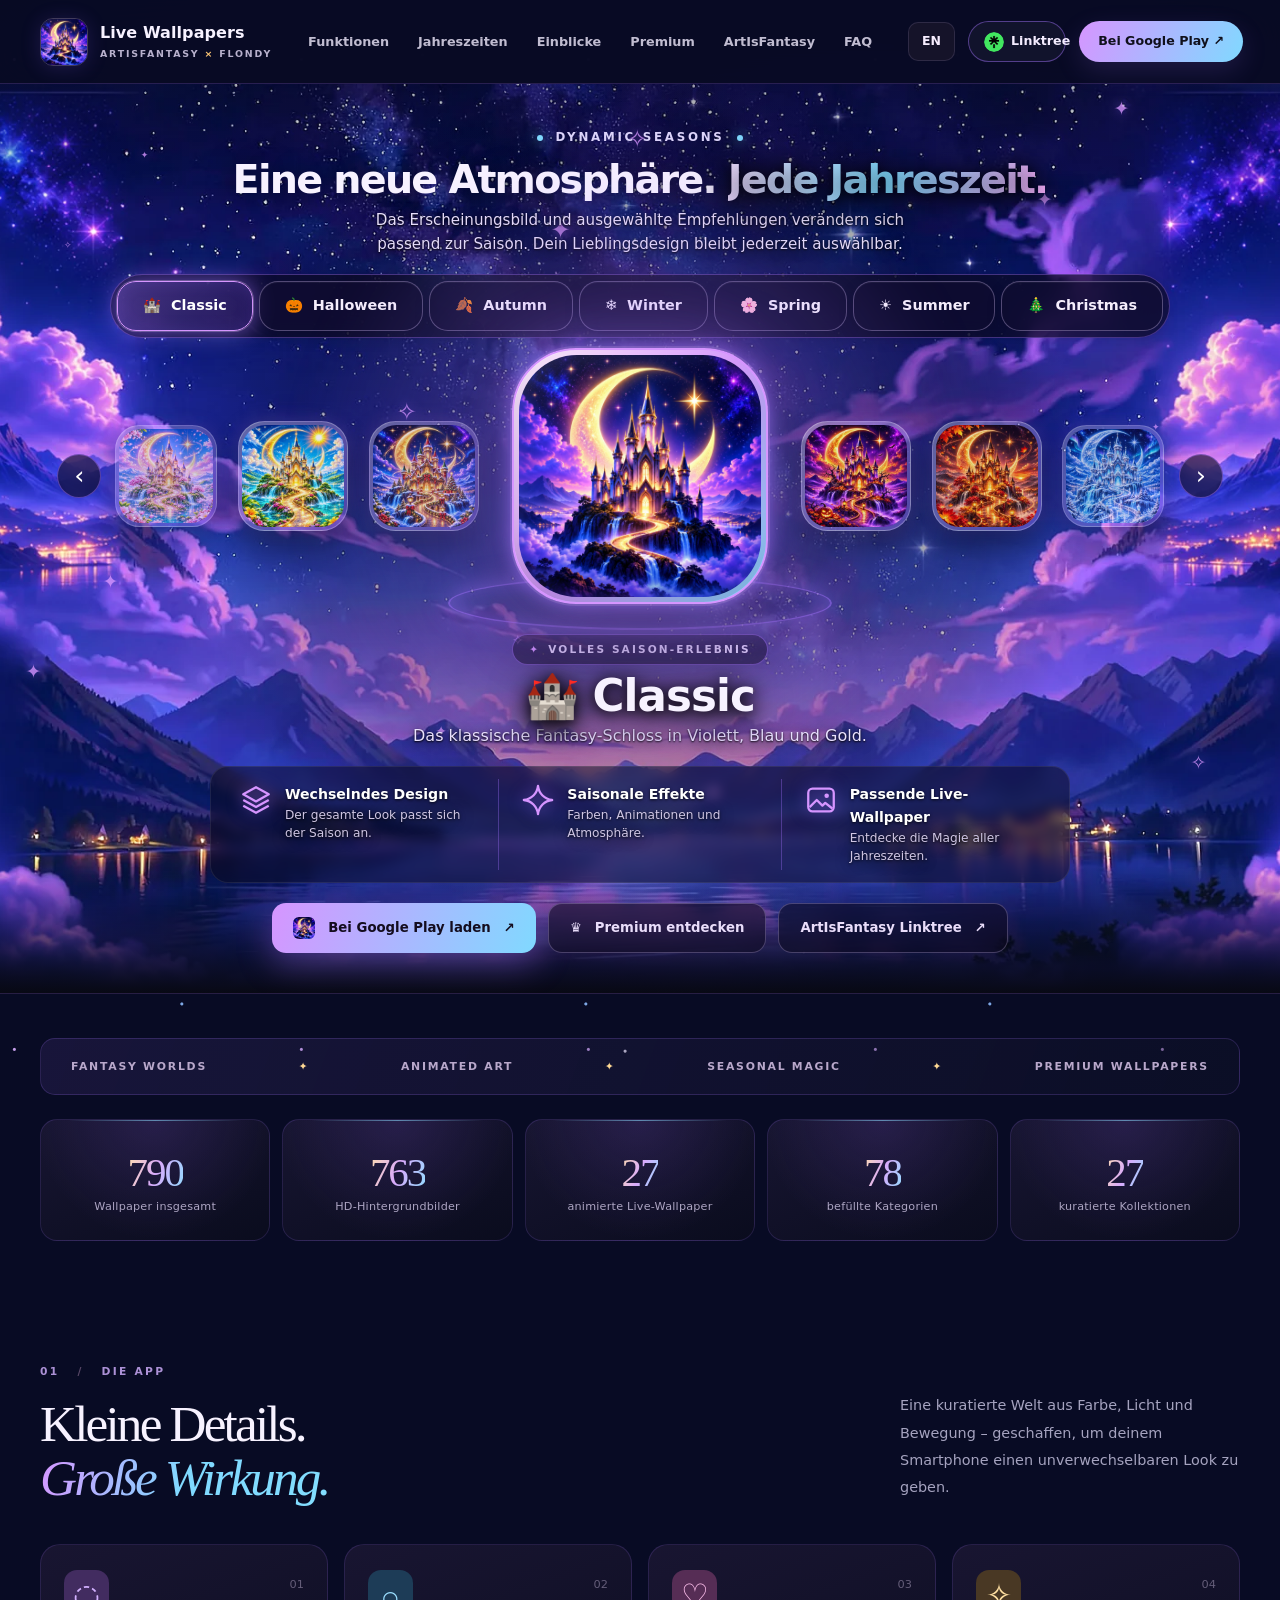
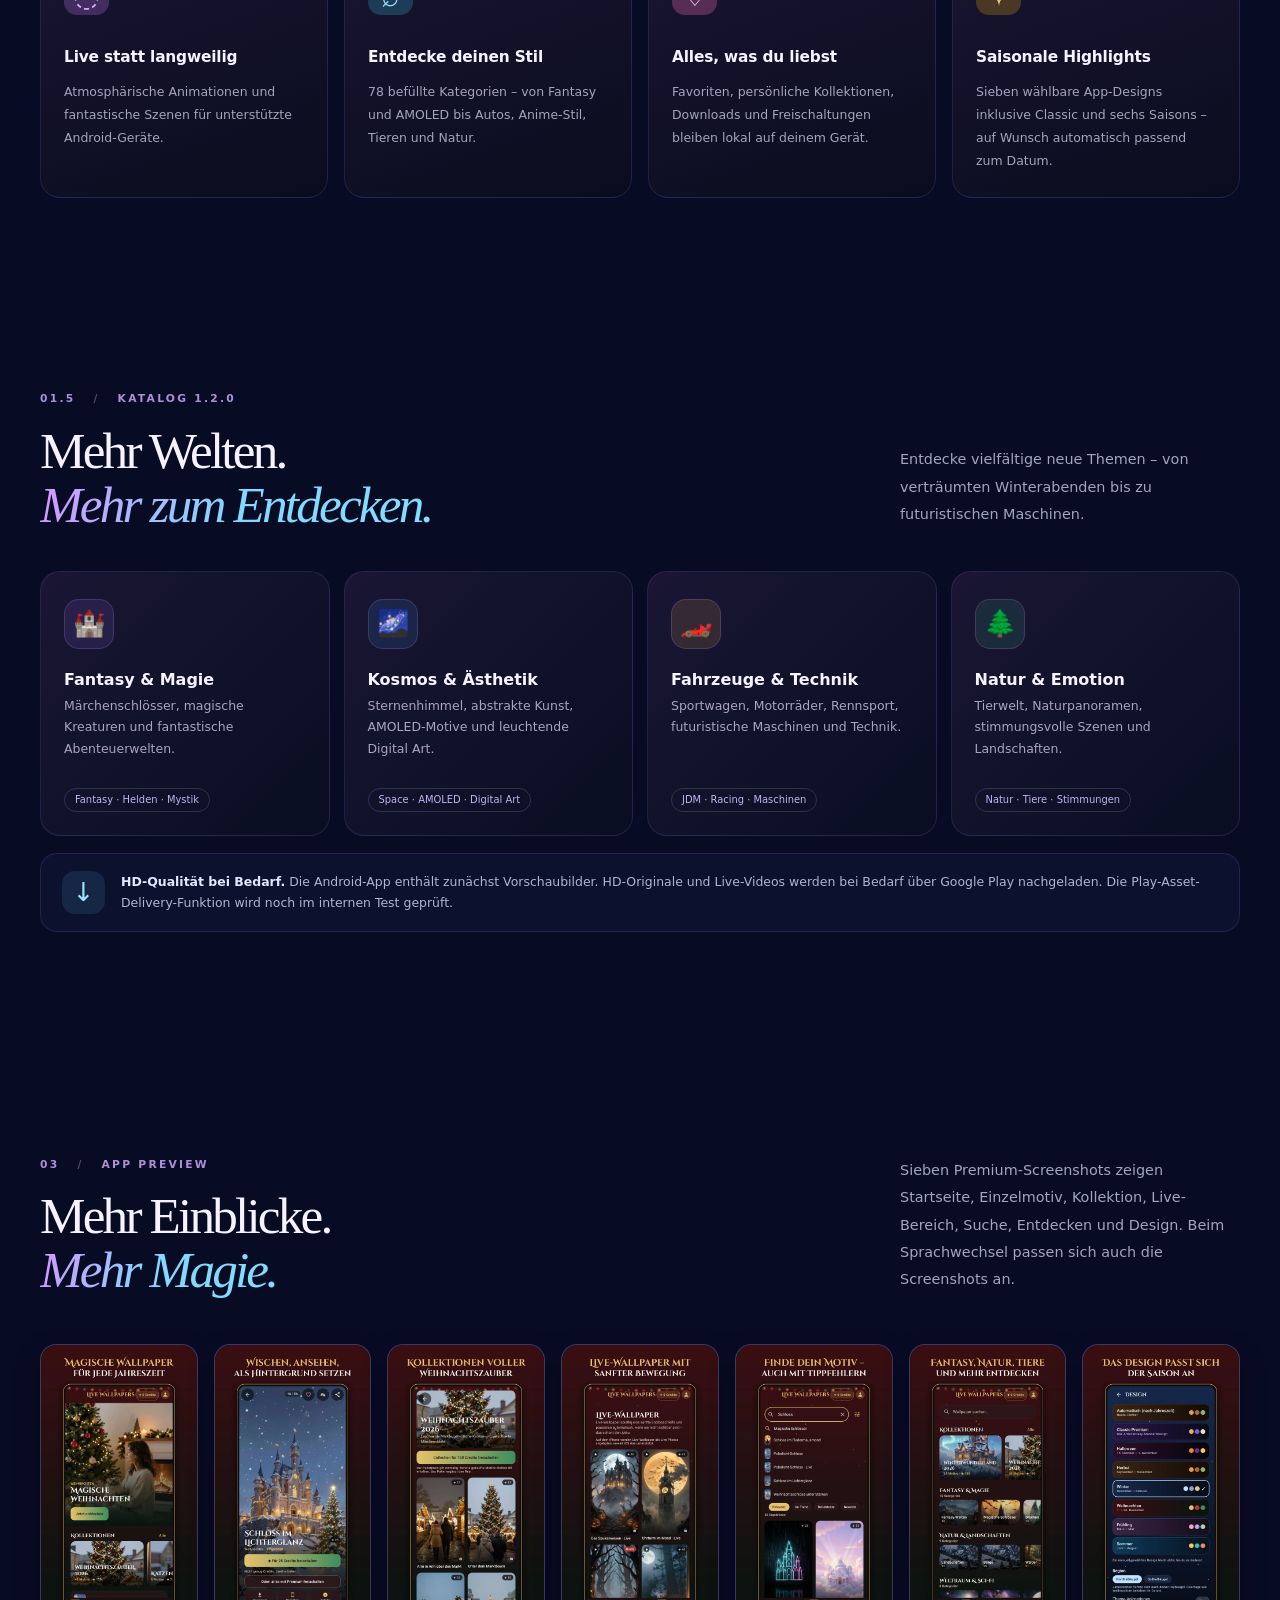
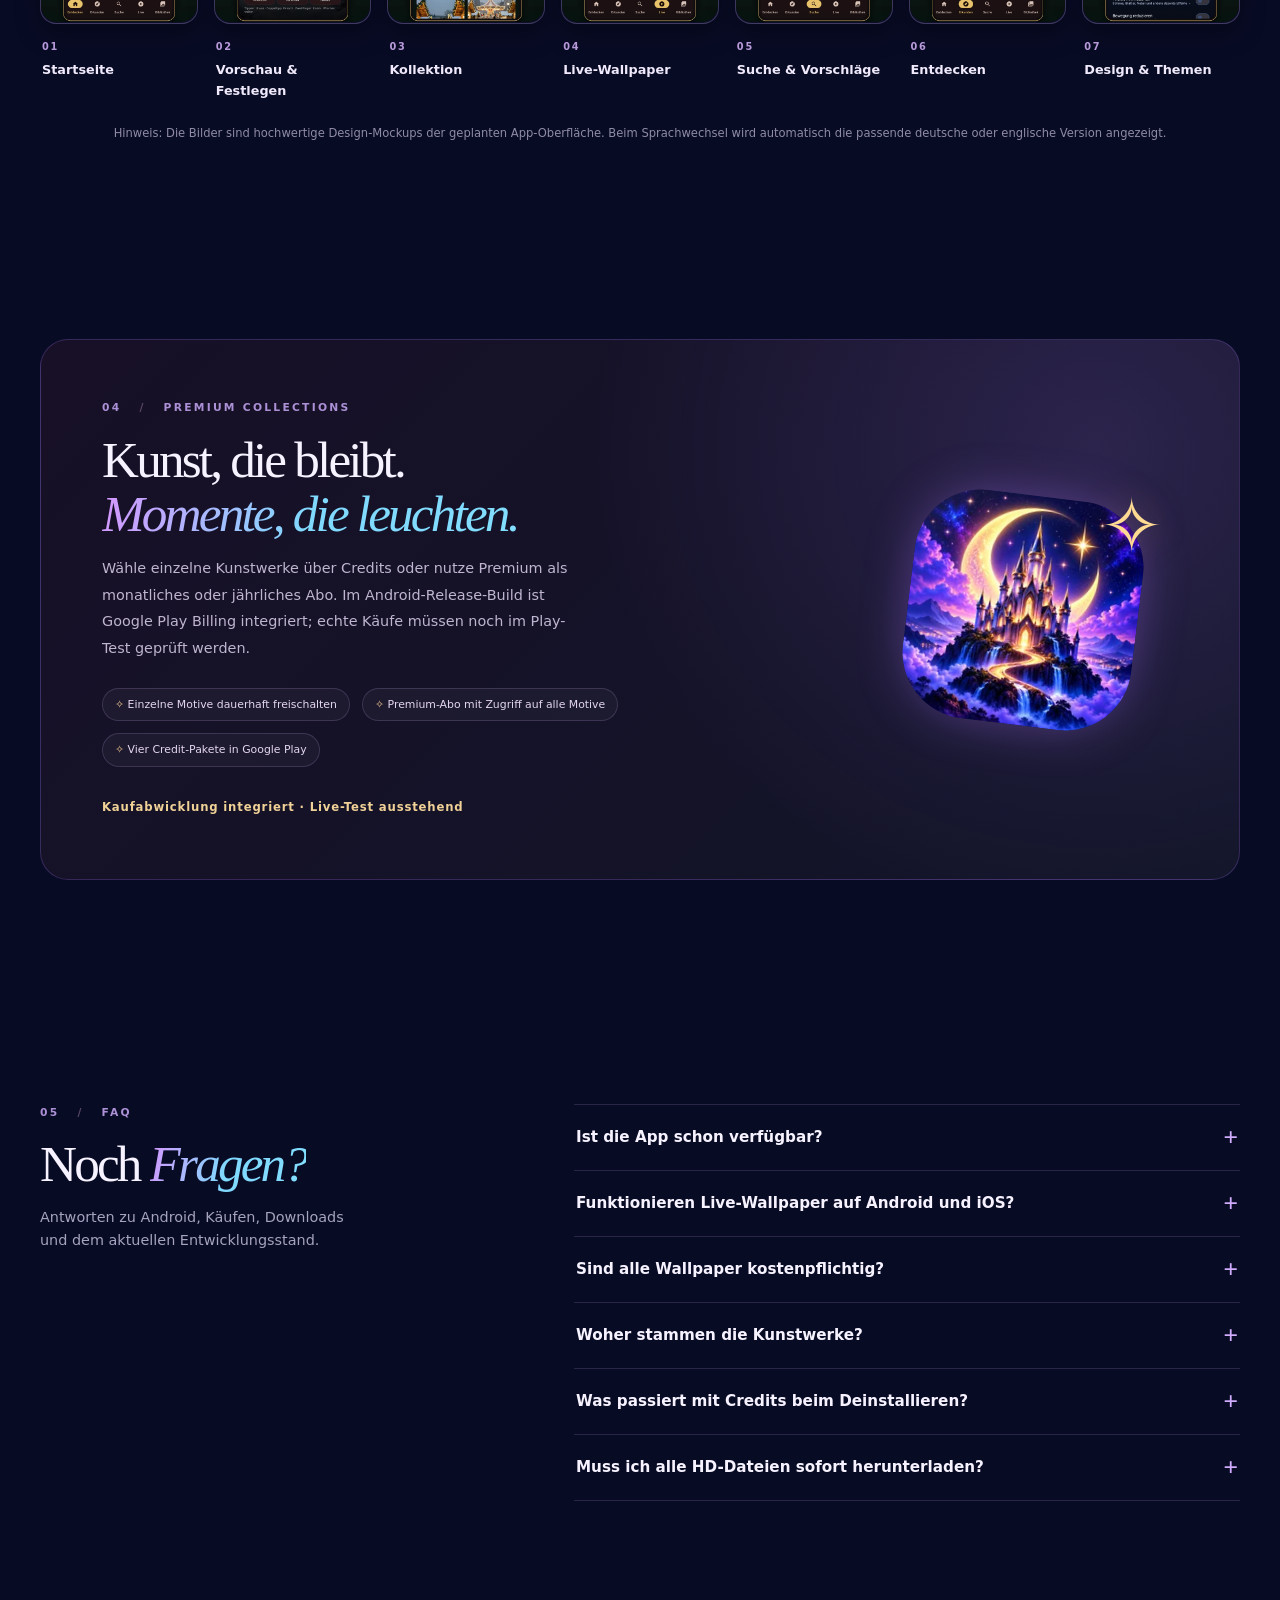
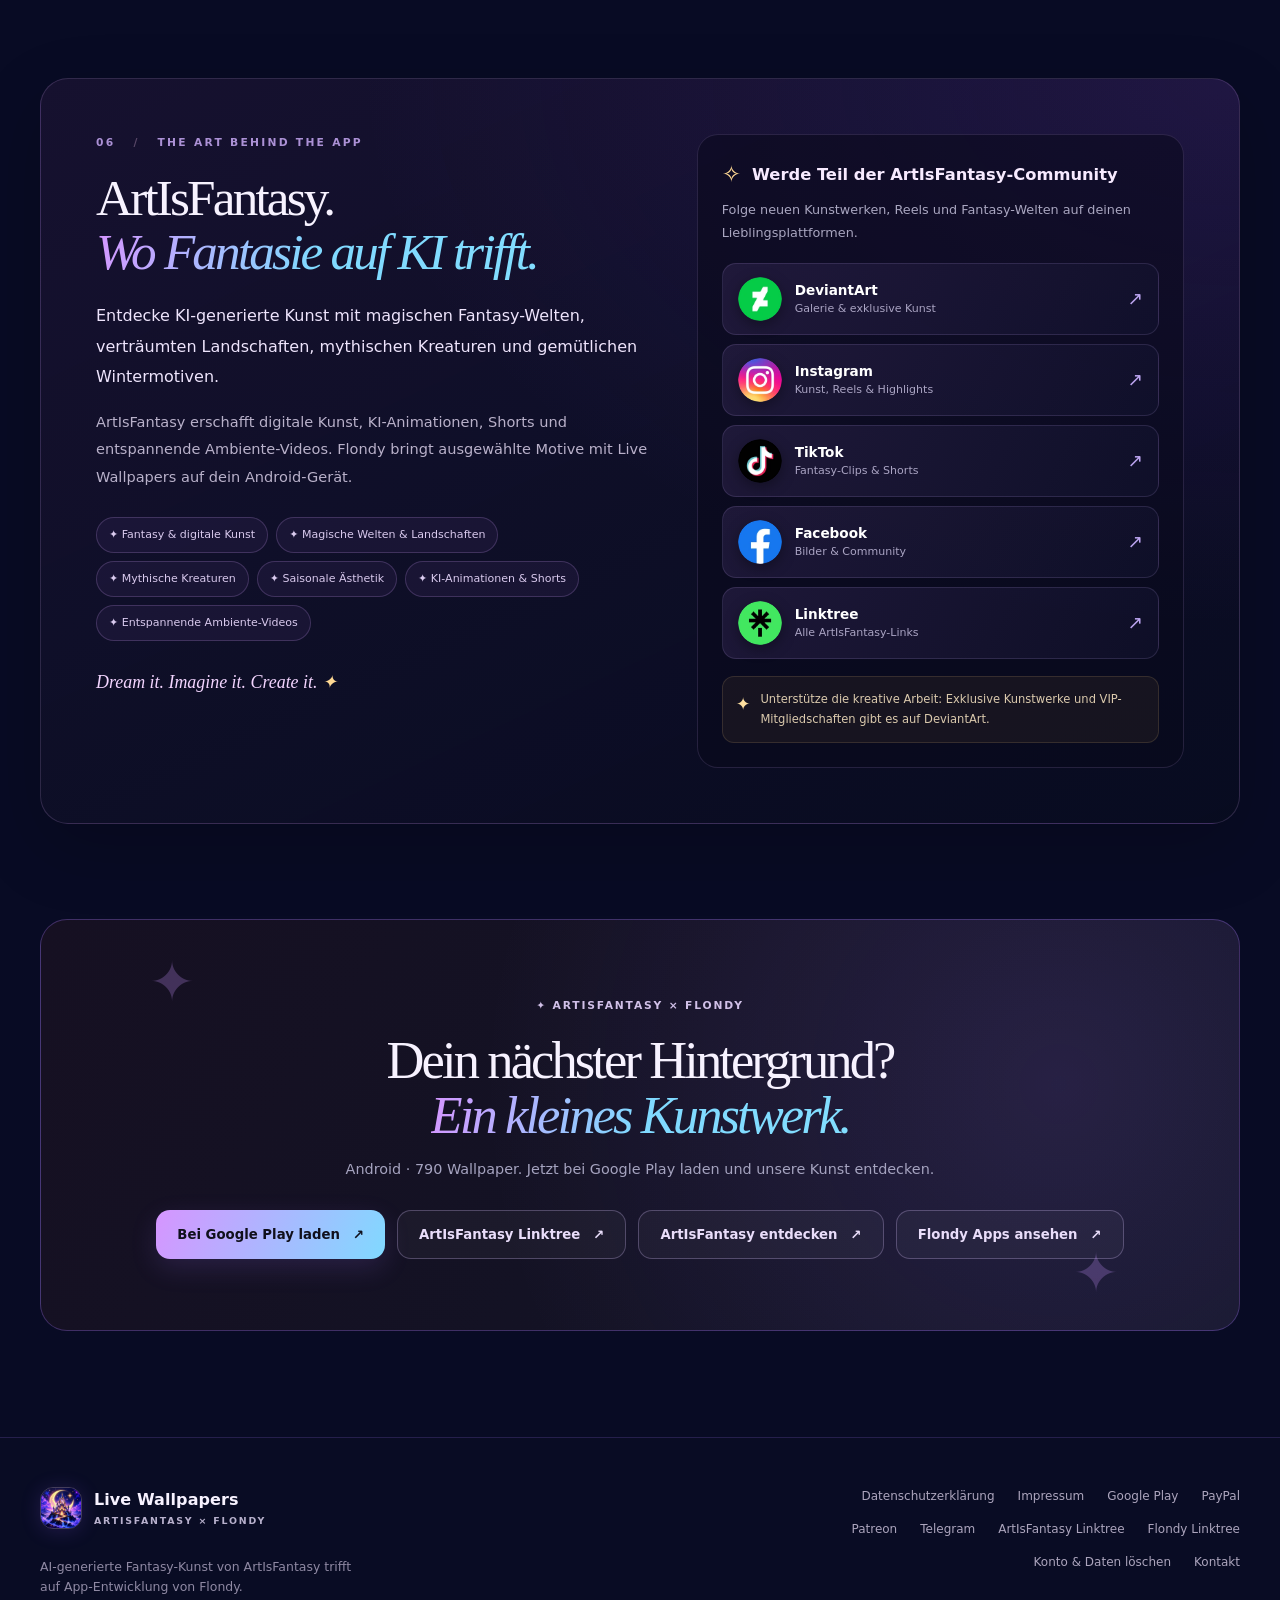
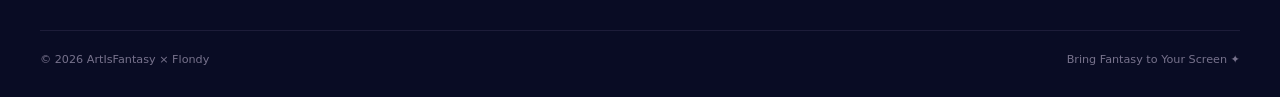
<file: index.html>
<!doctype html>
<html lang="de">
<head>
  <meta charset="UTF-8"><meta name="viewport" content="width=device-width, initial-scale=1">
  <meta name="theme-color" content="#090915"><meta name="color-scheme" content="dark">
  <meta name="description" content="ArtIsFantasy: Live Wallpapers – 790 Wallpaper, darunter 27 Live-Hintergründe, 78 Kategorien und 27 Kollektionen. Fantasy, Kosmos, Natur und saisonale Designs.">
  <meta property="og:type" content="website"><meta property="og:title" content="Live Wallpapers – Bring Fantasy to Your Screen"><meta property="og:description" content="790 Wallpaper · 27 animierte Live-Hintergründe · 78 Kategorien · 27 Kollektionen. Entdecke ArtIsFantasy Live Wallpapers für Android.">
  <meta property="og:image" content="assets/share.jpg"><meta name="twitter:card" content="summary_large_image">
  <link rel="icon" type="image/png" href="assets/favicon-classic.png"><link rel="apple-touch-icon" href="assets/icon-castle.png">
  <link rel="preload" as="image" href="assets/castle-classic-full.webp"><link rel="stylesheet" href="assets/styles.css">
  <title>Live Wallpapers – ArtIsFantasy × Flondy</title>
</head>
<body data-page="home" data-active-season="classic">
  <a class="skip-link" href="#main">Zum Hauptinhalt</a>
  <div class="background-stars" aria-hidden="true"></div><div class="page-season-glow" aria-hidden="true"></div>
  <header class="site-header"><div class="container nav-shell">
    <a class="brand" href="index.html" aria-label="Live Wallpapers – Home"><img src="assets/castle-classic-small.webp" data-theme-logo alt="Live Wallpapers App Icon" width="46" height="46"><span><strong>Live Wallpapers</strong><small>ARTISFANTASY <b>×</b> FLONDY</small></span></a>
    <nav class="nav-links" id="site-menu" aria-label="Hauptnavigation">
      <a href="#features" data-i18n="navFeatures">Highlights</a><a href="#seasons" data-i18n="navSeasons">Jahreszeiten</a><a href="#screenshots" data-i18n="navScreens">Screenshots</a><a href="#premium">Premium</a><a href="#artisfantasy">ArtIsFantasy</a><a href="#faq">FAQ</a>
    </nav>
    <div class="nav-actions"><button type="button" class="lang-toggle" data-lang-toggle aria-label="Switch to English">EN</button><a class="nav-linktree" href="https://linktr.ee/artisfantasy" target="_blank" rel="noopener noreferrer" title="ArtIsFantasy Linktree"><img src="assets/icon-linktree.webp" alt="" width="20" height="20"><span>Linktree</span></a><a class="nav-cta" href="https://play.google.com/store/apps/details?id=dev.flondy.wallpapers" target="_blank" rel="noopener noreferrer"><span data-i18n="navCTA">Bei Google Play</span> <span aria-hidden="true">↗</span></a><button class="menu-toggle" id="menu-toggle" aria-label="Menü öffnen" aria-controls="site-menu" aria-expanded="false" type="button"><span></span><span></span><span></span></button></div>
  </div></header>
  <main id="main">

    <!-- V5: functional cinematic hero; artwork and all controls are independent DOM elements -->
    <section class="season-experience scene-hero" id="seasons" aria-labelledby="experience-title">
      <div class="experience-background visible" id="season-bg-a" aria-hidden="true" ></div>
      <div class="experience-background" id="season-bg-b" aria-hidden="true"></div>
      <div class="experience-noise" aria-hidden="true"></div>
      <div class="experience-orbit" aria-hidden="true"></div>
      <div class="season-particles" id="season-particles" aria-hidden="true"></div>
      <div class="container experience-content">
        <div class="experience-heading">
          <span class="experience-kicker"><span class="kicker-dot"></span><span data-i18n="experienceEyebrow">DYNAMIC SEASONS</span><span class="kicker-dot"></span></span>
          <h1 id="experience-title" data-i18n-html="experienceTitle">Eine neue Atmosphäre. <em>Jede Jahreszeit.</em></h1>
          <p data-i18n="experienceLead">Das Erscheinungsbild und ausgewählte Empfehlungen verändern sich passend zur Saison. Dein Lieblingsdesign bleibt jederzeit auswählbar.</p>
        </div>
        <div class="experience-switch" role="tablist" aria-label="Wallpaper-Design" id="experience-switch">
          <button type="button" role="tab" aria-selected="true" data-season="classic" tabindex="0"><span aria-hidden="true">🏰</span> Classic</button>
          <button type="button" role="tab" aria-selected="false" data-season="halloween" tabindex="-1"><span aria-hidden="true">🎃</span> Halloween</button>
          <button type="button" role="tab" aria-selected="false" data-season="autumn" tabindex="-1"><span aria-hidden="true">🍂</span> Autumn</button>
          <button type="button" role="tab" aria-selected="false" data-season="winter" tabindex="-1"><span aria-hidden="true">❄️</span> Winter</button>
          <button type="button" role="tab" aria-selected="false" data-season="spring" tabindex="-1"><span aria-hidden="true">🌸</span> Spring</button>
          <button type="button" role="tab" aria-selected="false" data-season="summer" tabindex="-1"><span aria-hidden="true">☀️</span> Summer</button>
          <button type="button" role="tab" aria-selected="false" data-season="christmas" tabindex="-1"><span aria-hidden="true">🎄</span> Christmas</button>
        </div>
        <div class="scene-carousel">
          <button type="button" class="scene-arrow" id="season-prev" aria-label="Vorheriges Design">‹</button>
          <div class="scene-track">
            <button type="button" class="experience-icon" data-slot="-3"><img src="assets/castle-halloween-small.webp" alt="" width="160" height="160" loading="lazy"></button><button type="button" class="experience-icon" data-slot="-2"><img src="assets/castle-halloween-small.webp" alt="" width="160" height="160" loading="lazy"></button><button type="button" class="experience-icon" data-slot="-1"><img src="assets/castle-halloween-small.webp" alt="" width="160" height="160" loading="lazy"></button>
            <div class="v5-icon-stage">
              <div class="v5-icon-aura" aria-hidden="true"></div>
              <div class="v5-icon-shell" id="season-icon-shell">
                <img id="center-castle" data-theme-large-icon src="assets/castle-classic-full.webp" width="1060" height="1060" alt="Classic: magisches Schloss unter einer leuchtenden goldenen Mondsichel" fetchpriority="high">
                <span class="v5-icon-sheen" aria-hidden="true"></span>
              </div>
              <div class="scene-ring" aria-hidden="true"></div>
            </div>
            <button type="button" class="experience-icon" data-slot="1"><img src="assets/castle-halloween-small.webp" alt="" width="160" height="160" loading="lazy"></button><button type="button" class="experience-icon" data-slot="2"><img src="assets/castle-halloween-small.webp" alt="" width="160" height="160" loading="lazy"></button><button type="button" class="experience-icon" data-slot="3"><img src="assets/castle-halloween-small.webp" alt="" width="160" height="160" loading="lazy"></button>
          </div>
          <button type="button" class="scene-arrow" id="season-next" aria-label="Nächstes Design">›</button>
        </div>
        <div class="scene-info">
          <span class="scene-pill"><span aria-hidden="true">✦</span> <span data-i18n="experienceSelection">VOLLES SAISON-ERLEBNIS</span></span>
          <h2 class="scene-title" id="experience-season-title" aria-live="polite">🏰 Classic</h2>
          <p class="scene-desc" id="experience-season-description">Das klassische Fantasy-Schloss in Violett, Blau und Gold.</p>
        </div>
        <div class="scene-features">
          <div class="scene-feature"><svg viewBox="0 0 24 24" aria-hidden="true"><path d="M12 3 3 8l9 5 9-5-9-5Zm-9 9 9 5 9-5M3 16l9 5 9-5" fill="none" stroke="currentColor" stroke-width="1.6" stroke-linejoin="round"/></svg><span><strong data-i18n="experienceFeature1">Wechselndes Design</strong><small data-i18n="experienceFeature1Text">Der gesamte Look passt sich der Saison an.</small></span></div>
          <div class="scene-feature"><svg viewBox="0 0 24 24" aria-hidden="true"><path d="M12 2c.6 5.4 4.6 9.4 10 10-5.4.6-9.4 4.6-10 10-.6-5.4-4.6-9.4-10-10 5.4-.6 9.4-4.6 10-10Z" fill="none" stroke="currentColor" stroke-width="1.6" stroke-linejoin="round"/></svg><span><strong data-i18n="experienceFeature2">Saisonale Effekte</strong><small data-i18n="experienceFeature2Text">Farben, Animationen und Atmosphäre.</small></span></div>
          <div class="scene-feature"><svg viewBox="0 0 24 24" aria-hidden="true"><rect x="3" y="4" width="18" height="16" rx="3" fill="none" stroke="currentColor" stroke-width="1.6"/><path d="m4 17 5-5 4 4 2-2 5 4" fill="none" stroke="currentColor" stroke-width="1.6" stroke-linejoin="round"/><circle cx="16" cy="9" r="1.6" fill="currentColor"/></svg><span><strong data-i18n="experienceFeature3">Passende Live-Wallpaper</strong><small data-i18n="experienceFeature3Text">Entdecke die Magie aller Jahreszeiten.</small></span></div>
        </div>
        <div class="cta-links experience-links"><a class="button primary" href="https://play.google.com/store/apps/details?id=dev.flondy.wallpapers" target="_blank" rel="noopener noreferrer"><img src="assets/store-icon.webp" alt="" width="22" height="22" class="btn-icon"><span data-i18n="playCTA">Bei Google Play laden</span> ↗</a><a class="button outlined" href="#premium"><span aria-hidden="true">♛</span> <span data-i18n="experiencePrimary">Premium entdecken</span></a><a class="button outlined" href="https://linktr.ee/artisfantasy" target="_blank" rel="noopener noreferrer"><span data-i18n="linktreeCTA">ArtIsFantasy Linktree</span> ↗</a></div>
      </div>
    </section>

    <div class="hero-ribbon container" aria-label="Designschwerpunkte"><span>FANTASY WORLDS</span><span class="ribbon-star">✦</span><span>ANIMATED ART</span><span class="ribbon-star">✦</span><span>SEASONAL MAGIC</span><span class="ribbon-star">✦</span><span>PREMIUM WALLPAPERS</span></div>

    <section class="stats-section container" aria-label="App-Katalog in Zahlen">
      <div class="stat-card"><strong>790</strong><span data-i18n="stat1">Wallpaper insgesamt</span></div>
      <div class="stat-card"><strong>763</strong><span data-i18n="stat2">HD-Hintergrundbilder</span></div>
      <div class="stat-card"><strong>27</strong><span data-i18n="stat3">animierte Live-Wallpaper</span></div>
      <div class="stat-card"><strong>78</strong><span data-i18n="stat4">befüllte Kategorien</span></div>
      <div class="stat-card"><strong>27</strong><span data-i18n="stat5">kuratierte Kollektionen</span></div>
    </section>

    <section class="section" id="features"><div class="container">
      <div class="section-top"><div><div class="kicker">01 <span class="slash">/</span> <span data-i18n="featureKicker">DIE APP</span></div><h2 data-i18n-html="featureTitle">Kleine Details.<br><em>Große Wirkung.</em></h2></div><p class="section-aside" data-i18n="featureLead">Eine kuratierte Welt aus Farbe, Licht und Bewegung – geschaffen, um deinem Smartphone einen unverwechselbaren Look zu geben.</p></div>
      <div class="feature-grid">
        <article class="feature-card"><div class="feature-icon purple">◌</div><span class="feature-number">01</span><h3 data-i18n="feature1Title">Live statt langweilig</h3><p data-i18n="feature1Text">Atmosphärische Animationen und fantastische Szenen für unterstützte Android-Geräte.</p></article>
        <article class="feature-card"><div class="feature-icon blue">⌕</div><span class="feature-number">02</span><h3 data-i18n="feature2Title">Entdecke deinen Stil</h3><p data-i18n="feature2Text">78 befüllte Kategorien – von Fantasy und AMOLED bis Autos, Anime-Stil, Tieren und Natur.</p></article>
        <article class="feature-card"><div class="feature-icon pink">♡</div><span class="feature-number">03</span><h3 data-i18n="feature3Title">Alles, was du liebst</h3><p data-i18n="feature3Text">Favoriten, persönliche Kollektionen, Downloads und Freischaltungen bleiben lokal auf deinem Gerät.</p></article>
        <article class="feature-card"><div class="feature-icon gold">✧</div><span class="feature-number">04</span><h3 data-i18n="feature4Title">Saisonale Highlights</h3><p data-i18n="feature4Text">Sieben wählbare App-Designs inklusive Classic und sechs Saisons – auf Wunsch automatisch passend zum Datum.</p></article>
      </div>
    </div></section>

    <section class="section collection-update" id="catalog"><div class="container">
      <div class="section-top"><div><div class="kicker">01.5 <span class="slash">/</span> <span data-i18n="catalogKicker">KATALOG 1.2.0</span></div><h2 data-i18n-html="catalogTitle">Mehr Welten.<br><em>Mehr zum Entdecken.</em></h2></div><p class="section-aside" data-i18n="catalogLead">Entdecke vielfältige neue Themen – von verträumten Winterabenden bis zu futuristischen Maschinen.</p></div>
      <div class="catalog-grid">
        <article class="catalog-card"><span class="catalog-icon">🏰</span><h3 data-i18n="cat1Title">Fantasy & Magie</h3><p data-i18n="cat1Text">Märchenschlösser, magische Kreaturen und fantastische Abenteuerwelten.</p><span class="catalog-pill" data-i18n="cat1Pill">Fantasy · Helden · Mystik</span></article>
        <article class="catalog-card"><span class="catalog-icon">🌌</span><h3 data-i18n="cat2Title">Kosmos & Ästhetik</h3><p data-i18n="cat2Text">Sternenhimmel, abstrakte Kunst, AMOLED-Motive und leuchtende Digital Art.</p><span class="catalog-pill" data-i18n="cat2Pill">Space · AMOLED · Digital Art</span></article>
        <article class="catalog-card"><span class="catalog-icon">🏎️</span><h3 data-i18n="cat3Title">Fahrzeuge & Technik</h3><p data-i18n="cat3Text">Sportwagen, Motorräder, Rennsport, futuristische Maschinen und Technik.</p><span class="catalog-pill" data-i18n="cat3Pill">JDM · Racing · Maschinen</span></article>
        <article class="catalog-card"><span class="catalog-icon">🌲</span><h3 data-i18n="cat4Title">Natur & Emotion</h3><p data-i18n="cat4Text">Tierwelt, Naturpanoramen, stimmungsvolle Szenen und Landschaften.</p><span class="catalog-pill" data-i18n="cat4Pill">Natur · Tiere · Stimmungen</span></article>
      </div>
      <div class="delivery-note"><span class="delivery-icon">↓</span><p><strong data-i18n="deliveryTitle">HD-Qualität bei Bedarf.</strong> <span data-i18n="deliveryText">Die Android-App enthält zunächst Vorschaubilder. HD-Originale und Live-Videos werden bei Bedarf über Google Play nachgeladen. Die Play-Asset-Delivery-Funktion wird noch im internen Test geprüft.</span></p></div>
    </div></section>

    <section class="section screenshots-section" id="screenshots"><div class="container">
      <div class="section-top screenshots-top"><div><div class="kicker">03 <span class="slash">/</span> <span data-i18n="shotsKicker">APP PREVIEW</span></div><h2 data-i18n-html="shotsTitle">Mehr Einblicke.<br><em>Mehr Magie.</em></h2></div><div class="screenshot-head-right"><p class="section-aside" data-i18n="shotsLead">Sieben Premium-Screenshots zeigen Startseite, Einzelmotiv, Kollektion, Live-Bereich, Suche, Entdecken und Design. Beim Sprachwechsel passen sich auch die Screenshots an.</p><div class="gallery-controls"><button type="button" id="gallery-prev" class="arrow-button" aria-label="Vorheriger Screenshot">←</button><button type="button" id="gallery-next" class="arrow-button" aria-label="Nächster Screenshot">→</button></div></div></div>
      <div class="screenshots-scroll" id="screenshots-scroll" tabindex="0" aria-label="Screenshots, horizontal scrollen">
        <button class="screen-item" type="button" data-shot-index="0" data-preview="assets/screenshot-de-01.webp" data-caption-de="Startseite" data-caption-en="Home" aria-label="Screenshot Startseite vergrößern"><span class="screen-image"><img src="assets/screenshot-de-01.webp" width="1080" height="1920" alt="Startseite der Live Wallpapers App" loading="lazy"></span><span class="screen-meta"><b>01</b><strong data-shot-label>Startseite</strong></span></button>
        <button class="screen-item" type="button" data-shot-index="1" data-preview="assets/screenshot-de-02.webp" data-caption-de="Vorschau & Festlegen" data-caption-en="Preview & Set" aria-label="Screenshot Vorschau vergrößern"><span class="screen-image"><img src="assets/screenshot-de-02.webp" width="1080" height="1920" alt="Einzelmotiv mit Vorschau und Freischaltung" loading="lazy"></span><span class="screen-meta"><b>02</b><strong data-shot-label>Vorschau & Festlegen</strong></span></button>
        <button class="screen-item" type="button" data-shot-index="2" data-preview="assets/screenshot-de-03.webp" data-caption-de="Kollektion" data-caption-en="Collection" aria-label="Screenshot Kollektion vergrößern"><span class="screen-image"><img src="assets/screenshot-de-03.webp" width="1080" height="1920" alt="Kollektion mit mehreren Weihnachtsmotiven" loading="lazy"></span><span class="screen-meta"><b>03</b><strong data-shot-label>Kollektion</strong></span></button>
        <button class="screen-item" type="button" data-shot-index="3" data-preview="assets/screenshot-de-04.webp" data-caption-de="Live-Wallpaper" data-caption-en="Live Wallpapers" aria-label="Screenshot Live-Bereich vergrößern"><span class="screen-image"><img src="assets/screenshot-de-04.webp" width="1080" height="1920" alt="Live-Wallpaper Übersicht" loading="lazy"></span><span class="screen-meta"><b>04</b><strong data-shot-label>Live-Wallpaper</strong></span></button>
        <button class="screen-item" type="button" data-shot-index="4" data-preview="assets/screenshot-de-05.webp" data-caption-de="Suche & Vorschläge" data-caption-en="Search & Suggestions" aria-label="Screenshot Suche vergrößern"><span class="screen-image"><img src="assets/screenshot-de-05.webp" width="1080" height="1920" alt="Suche mit Vorschlägen" loading="lazy"></span><span class="screen-meta"><b>05</b><strong data-shot-label>Suche & Vorschläge</strong></span></button>
        <button class="screen-item" type="button" data-shot-index="5" data-preview="assets/screenshot-de-06.webp" data-caption-de="Entdecken" data-caption-en="Explore" aria-label="Screenshot Entdecken vergrößern"><span class="screen-image"><img src="assets/screenshot-de-06.webp" width="1080" height="1920" alt="Kategorien und Entdecken Bereich" loading="lazy"></span><span class="screen-meta"><b>06</b><strong data-shot-label>Entdecken</strong></span></button>
        <button class="screen-item" type="button" data-shot-index="6" data-preview="assets/screenshot-de-07.webp" data-caption-de="Design & Themen" data-caption-en="Theme & Design" aria-label="Screenshot Design vergrößern"><span class="screen-image"><img src="assets/screenshot-de-07.webp" width="1080" height="1920" alt="Design und Themen Auswahl" loading="lazy"></span><span class="screen-meta"><b>07</b><strong data-shot-label>Design & Themen</strong></span></button>
      </div>
      <p class="preview-disclaimer" data-i18n="shotsNote">Hinweis: Die Bilder sind hochwertige Design-Mockups der geplanten App-Oberfläche. Beim Sprachwechsel werden automatisch die passende deutsche oder englische Version angezeigt.</p>
    </div></section>

    <section class="section" id="premium"><div class="container"><div class="premium-box"><div class="premium-content"><div class="kicker">04 <span class="slash">/</span> PREMIUM COLLECTIONS</div><h2 data-i18n-html="premiumTitle">Kunst, die bleibt.<br><em>Momente, die leuchten.</em></h2><p data-i18n="premiumLead">Wähle einzelne Kunstwerke über Credits oder nutze Premium als monatliches oder jährliches Abo. Im Android-Release-Build ist Google Play Billing integriert; echte Käufe müssen noch im Play-Test geprüft werden.</p><div class="premium-points"><span>✧ <span data-i18n="premiumP1">Einzelne Motive dauerhaft freischalten</span></span><span>✧ <span data-i18n="premiumP2">Premium-Abo mit Zugriff auf alle Motive</span></span><span>✧ <span data-i18n="premiumP3">Vier Credit-Pakete in Google Play</span></span></div><span class="premium-soon" data-i18n="premiumSoon">Kaufabwicklung integriert · Live-Test ausstehend</span></div><div class="premium-art" aria-hidden="true"><div class="premium-art-glow"></div><img src="assets/castle-halloween-small.webp" data-theme-logo alt="" width="512" height="512"><span class="premium-gem">✧</span></div></div></div></section>

    <section class="section faqs" id="faq"><div class="container faq-grid"><div><div class="kicker">05 <span class="slash">/</span> FAQ</div><h2 data-i18n-html="faqTitle">Noch <em>Fragen?</em></h2><p data-i18n="faqLead">Antworten zu Android, Käufen, Downloads und dem aktuellen Entwicklungsstand.</p></div><div class="faq-list"><details><summary data-i18n="faq1Q">Ist die App schon verfügbar?</summary><p data-i18n="faq1A">Ja. Live Wallpapers gibt es für Android bei Google Play. Den Link findest du oben auf dieser Seite.</p></details><details><summary data-i18n="faq2Q">Funktionieren Live-Wallpaper auf Android und iOS?</summary><p data-i18n="faq2A">Die hier beschriebene Version 1.2.0 ist eine Android-App mit Live-Wallpaper-Dienst. Eine vergleichbare iOS-App ist derzeit nicht als fertiger Build dokumentiert.</p></details><details><summary data-i18n="faq3Q">Sind alle Wallpaper kostenpflichtig?</summary><p data-i18n="faq3A">Nein. Viele Motive kannst du direkt nutzen. Zusätzlich gibt es vier Credit-Pakete und ein Premium-Abo (monatlich oder jährlich). Preise zeigt Google Play an.</p></details><details><summary data-i18n="faq4Q">Woher stammen die Kunstwerke?</summary><p data-i18n="faq4A">Das Design und die Motive entstehen unter ArtIsFantasy. Die App wird unter dem Entwicklerbranding Flondy umgesetzt.</p></details>
      <details><summary data-i18n="faq5Q">Was passiert mit Credits beim Deinstallieren?</summary><p data-i18n="faq5A">Profil, Credit-Guthaben und Freischaltungen werden in Version 1.2.0 lokal verwaltet. Nach einer Deinstallation können diese lokalen Daten verloren gehen. Das Abo wird separat über Google Play verwaltet; eine vollständige Wiederherstellung aller lokalen Freischaltungen ist nicht bestätigt.</p></details>
      <details><summary data-i18n="faq6Q">Muss ich alle HD-Dateien sofort herunterladen?</summary><p data-i18n="faq6A">Nein. HD-Bilder und Live-Videos sind in Asset-Pakete aufgeteilt, die Google Play bei der Installation mitliefert. Du musst nichts separat herunterladen.</p></details>
      </div></div></section>


    <section class="section about-artisfantasy" id="artisfantasy" aria-labelledby="brand-title">
      <div class="container">
        <div class="artisfantasy-panel">
          <div class="artisfantasy-story">
            <div class="kicker">06 <span class="slash">/</span> THE ART BEHIND THE APP</div>
            <h2 id="brand-title" data-i18n-html="aboutTitle">ArtIsFantasy.<br><em>Wo Fantasie auf KI trifft.</em></h2>
            <p class="artisfantasy-intro" data-i18n="aboutIntro">Entdecke KI-generierte Kunst mit magischen Fantasy-Welten, verträumten Landschaften, mythischen Kreaturen und gemütlichen Wintermotiven.</p>
            <p data-i18n="aboutDetails">ArtIsFantasy erschafft digitale Kunst, KI-Animationen, Shorts und entspannende Ambiente-Videos. Flondy bringt ausgewählte Motive mit Live Wallpapers auf dein Android-Gerät.</p>
            <div class="artisfantasy-topics" aria-label="Kunstformen">
              <span data-i18n="aboutP1">✦ Fantasy & digitale Kunst</span>
              <span data-i18n="aboutP2">✦ Magische Welten & Landschaften</span>
              <span data-i18n="aboutP3">✦ Mythische Kreaturen</span>
              <span data-i18n="aboutP4">✦ Saisonale Ästhetik</span>
              <span data-i18n="aboutP5">✦ KI-Animationen & Shorts</span>
              <span data-i18n="aboutP6">✦ Entspannende Ambiente-Videos</span>
            </div>
            <p class="brand-motto">Dream it. Imagine it. Create it. <span aria-hidden="true">✦</span></p>
          </div>
          <div class="artisfantasy-community">
            <div class="artisfantasy-community-head"><span aria-hidden="true">✧</span><strong data-i18n="communityTitle">Werde Teil der ArtIsFantasy-Community</strong></div>
            <p data-i18n="communityLead">Folge neuen Kunstwerken, Reels und Fantasy-Welten auf deinen Lieblingsplattformen.</p>
            <div class="social-destinations">
              <a class="social-destination" href="https://www.deviantart.com/artisfantasy/gallery" target="_blank" rel="noopener noreferrer"><img class="social-icon" src="assets/icon-deviantart.webp" alt="" width="44" height="44" loading="lazy"><span><strong>DeviantArt</strong><small data-i18n="socialDeviant">Galerie & exklusive Kunst</small></span><span class="social-arrow" aria-hidden="true">↗</span></a>
              <a class="social-destination" href="https://www.instagram.com/artisfantasy.da/" target="_blank" rel="noopener noreferrer"><img class="social-icon" src="assets/icon-instagram.webp" alt="" width="44" height="44" loading="lazy"><span><strong>Instagram</strong><small data-i18n="socialInstagram">Kunst, Reels & Highlights</small></span><span class="social-arrow" aria-hidden="true">↗</span></a>
              <a class="social-destination" href="https://www.tiktok.com/@artisfantasy.da" target="_blank" rel="noopener noreferrer"><img class="social-icon" src="assets/icon-tiktok.webp" alt="" width="44" height="44" loading="lazy"><span><strong>TikTok</strong><small data-i18n="socialTiktok">Fantasy-Clips & Shorts</small></span><span class="social-arrow" aria-hidden="true">↗</span></a>
              <a class="social-destination" href="https://www.facebook.com/ArtIsFantasy/" target="_blank" rel="noopener noreferrer"><img class="social-icon" src="assets/icon-facebook.webp" alt="" width="44" height="44" loading="lazy"><span><strong>Facebook</strong><small data-i18n="socialFacebook">Bilder & Community</small></span><span class="social-arrow" aria-hidden="true">↗</span></a>
              <a class="social-destination" href="https://linktr.ee/artisfantasy" target="_blank" rel="noopener noreferrer"><img class="social-icon" src="assets/icon-linktree.webp" alt="" width="44" height="44" loading="lazy"><span><strong>Linktree</strong><small data-i18n="socialLinktree">Alle ArtIsFantasy-Links</small></span><span class="social-arrow" aria-hidden="true">↗</span></a>
            </div>
            <div class="membership-note"><span aria-hidden="true">✦</span><p data-i18n="supportMessage">Unterstütze die kreative Arbeit: Exklusive Kunstwerke und VIP-Mitgliedschaften gibt es auf DeviantArt.</p></div>
          </div>
        </div>
      </div>
    </section>

    <section class="cta-section"><div class="container"><div class="cta-panel"><span class="eyebrow">✦ ARTISFANTASY × FLONDY</span><h2 data-i18n-html="ctaTitle">Dein nächster Hintergrund?<br><em>Ein kleines Kunstwerk.</em></h2><p data-i18n="ctaLead">Android · 790 Wallpaper. Entdecke unsere Kunst und erfahre mehr über die App.</p><div class="cta-links"><a class="button primary" href="https://play.google.com/store/apps/details?id=dev.flondy.wallpapers" rel="noopener noreferrer" target="_blank"><span data-i18n="playCTA">Bei Google Play laden</span> ↗</a><a class="button outlined" href="https://linktr.ee/artisfantasy" rel="noopener noreferrer" target="_blank"><span data-i18n="linktreeCTA">ArtIsFantasy Linktree</span> ↗</a><a class="button outlined" href="https://www.deviantart.com/artisfantasy/gallery" rel="noopener noreferrer" target="_blank"><span data-i18n="ctaArt">ArtIsFantasy entdecken</span> ↗</a><a class="button outlined" href="https://flondy.github.io/app-store/" rel="noopener noreferrer" target="_blank"><span data-i18n="ctaDev">Flondy Apps ansehen</span> ↗</a></div></div></div></section>
  </main>
  <footer class="site-footer"><div class="container footer-main"><div><a class="brand" href="index.html"><img src="assets/castle-classic-small.webp" data-theme-logo alt="Live Wallpapers App Icon" width="42" height="42"><span><strong>Live Wallpapers</strong><small>ARTISFANTASY × FLONDY</small></span></a><p data-i18n="footerIntro">KI-generierte Fantasy-Kunst von ArtIsFantasy trifft auf App-Entwicklung von Flondy.</p></div><div class="footer-links"><a href="datenschutz.html" data-legal-link data-i18n="footerPrivacy">Datenschutzerklärung</a><a href="https://flondy.github.io/app-store/impressum.html" data-legal-link data-i18n="footerImprint">Impressum</a><a href="https://play.google.com/store/apps/details?id=dev.flondy.wallpapers" target="_blank" rel="noopener noreferrer">Google Play</a><a href="https://www.paypal.com/paypalme/MSingle72" target="_blank" rel="noopener">PayPal</a><a href="https://www.patreon.com/cw/Flondy" target="_blank" rel="noopener">Patreon</a><a href="https://t.me/Flondy" target="_blank" rel="noopener">Telegram</a><a href="https://linktr.ee/artisfantasy" target="_blank" rel="noopener noreferrer">ArtIsFantasy Linktree</a><a href="https://linktr.ee/flondy" target="_blank" rel="noopener noreferrer">Flondy Linktree</a><a href="konto-loeschen.html" data-legal-link data-i18n="footerDelete">Konto & Daten löschen</a><a href="mailto:flondy.dev@gmail.com" data-i18n="footerContact">Kontakt</a></div></div><div class="container footer-bottom"><span>© <span id="year">2026</span> ArtIsFantasy × Flondy</span><span data-i18n="footerTag">Bring Fantasy to Your Screen ✦</span></div></footer>
  <dialog id="preview-dialog" class="preview-dialog" aria-labelledby="dialog-caption"><div class="dialog-head"><span id="dialog-caption">App-Vorschau</span><button id="dialog-close" type="button" aria-label="Schließen">✕</button></div><img id="dialog-image" src="assets/screenshot-01.webp" alt="Vergrößerte App-Vorschau" width="308" height="917"></dialog>
  <script src="assets/main.js" defer></script>
</body>
</html>
</file>
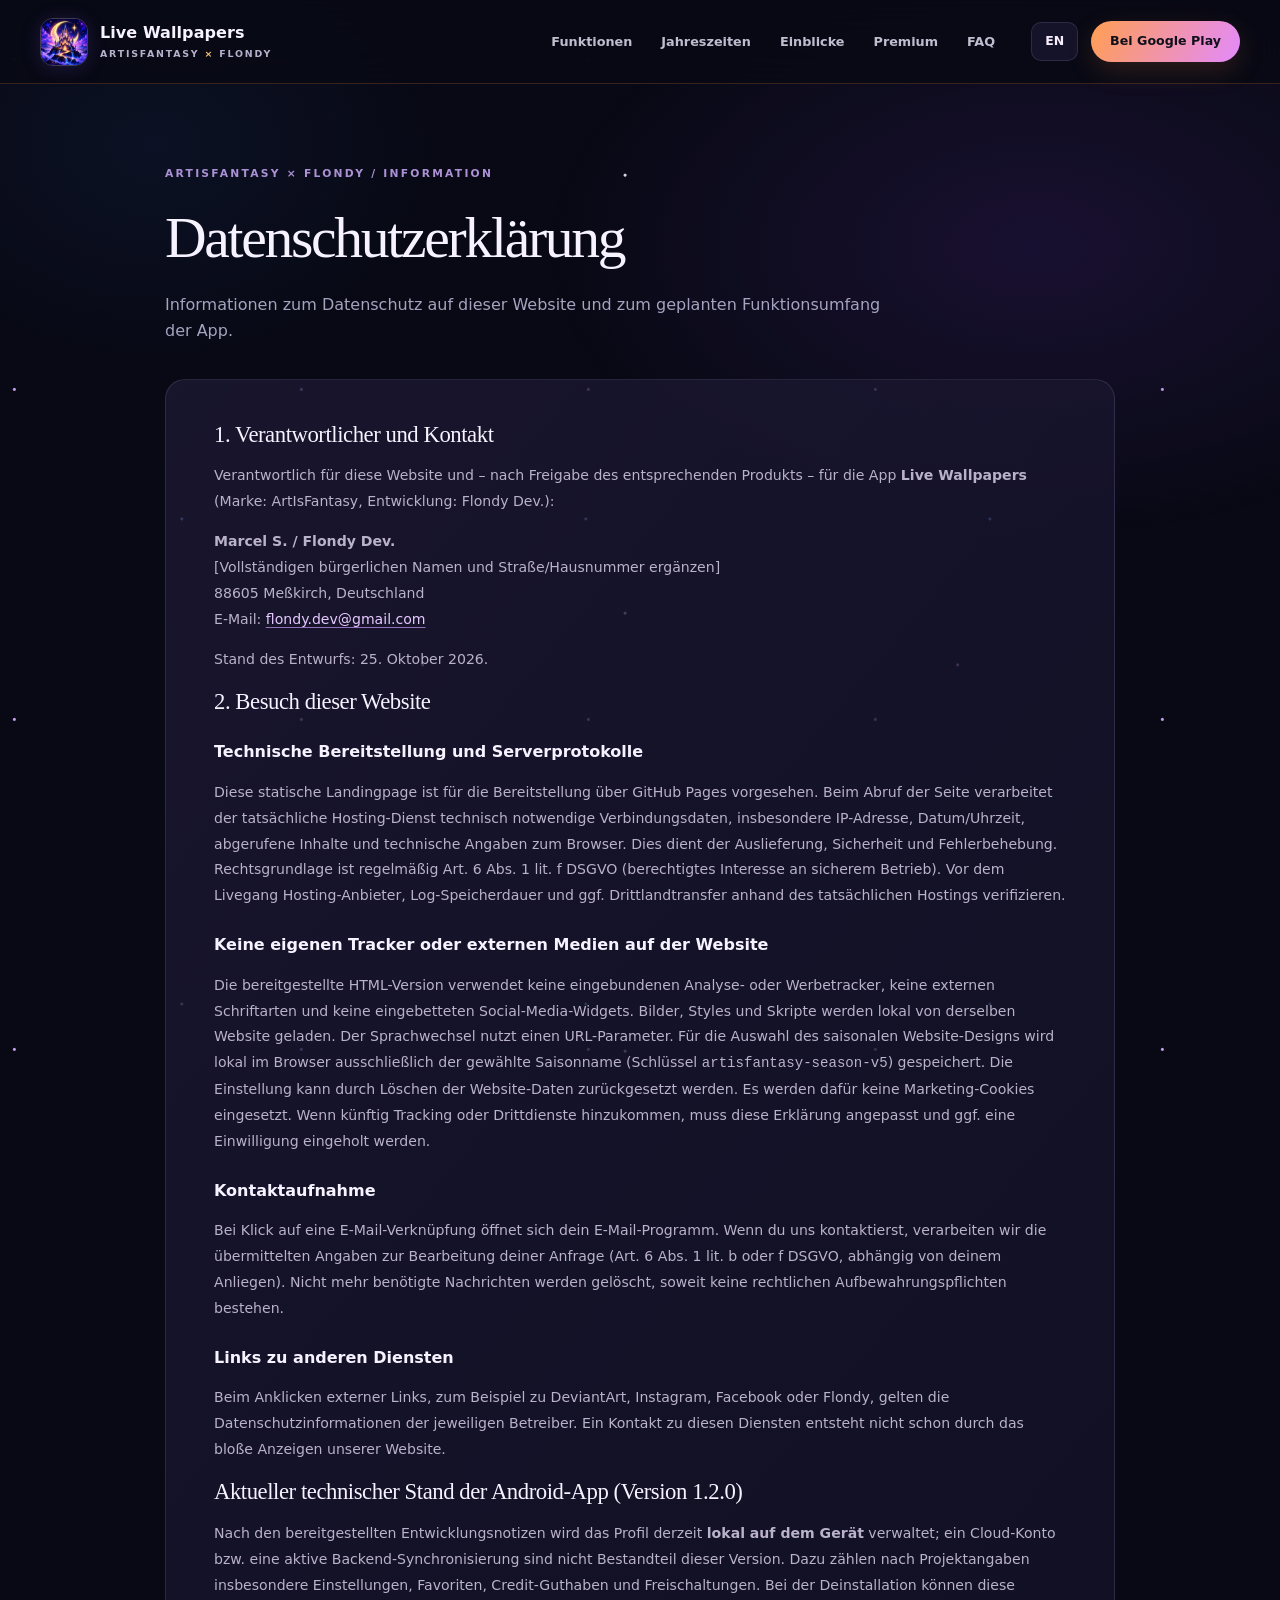
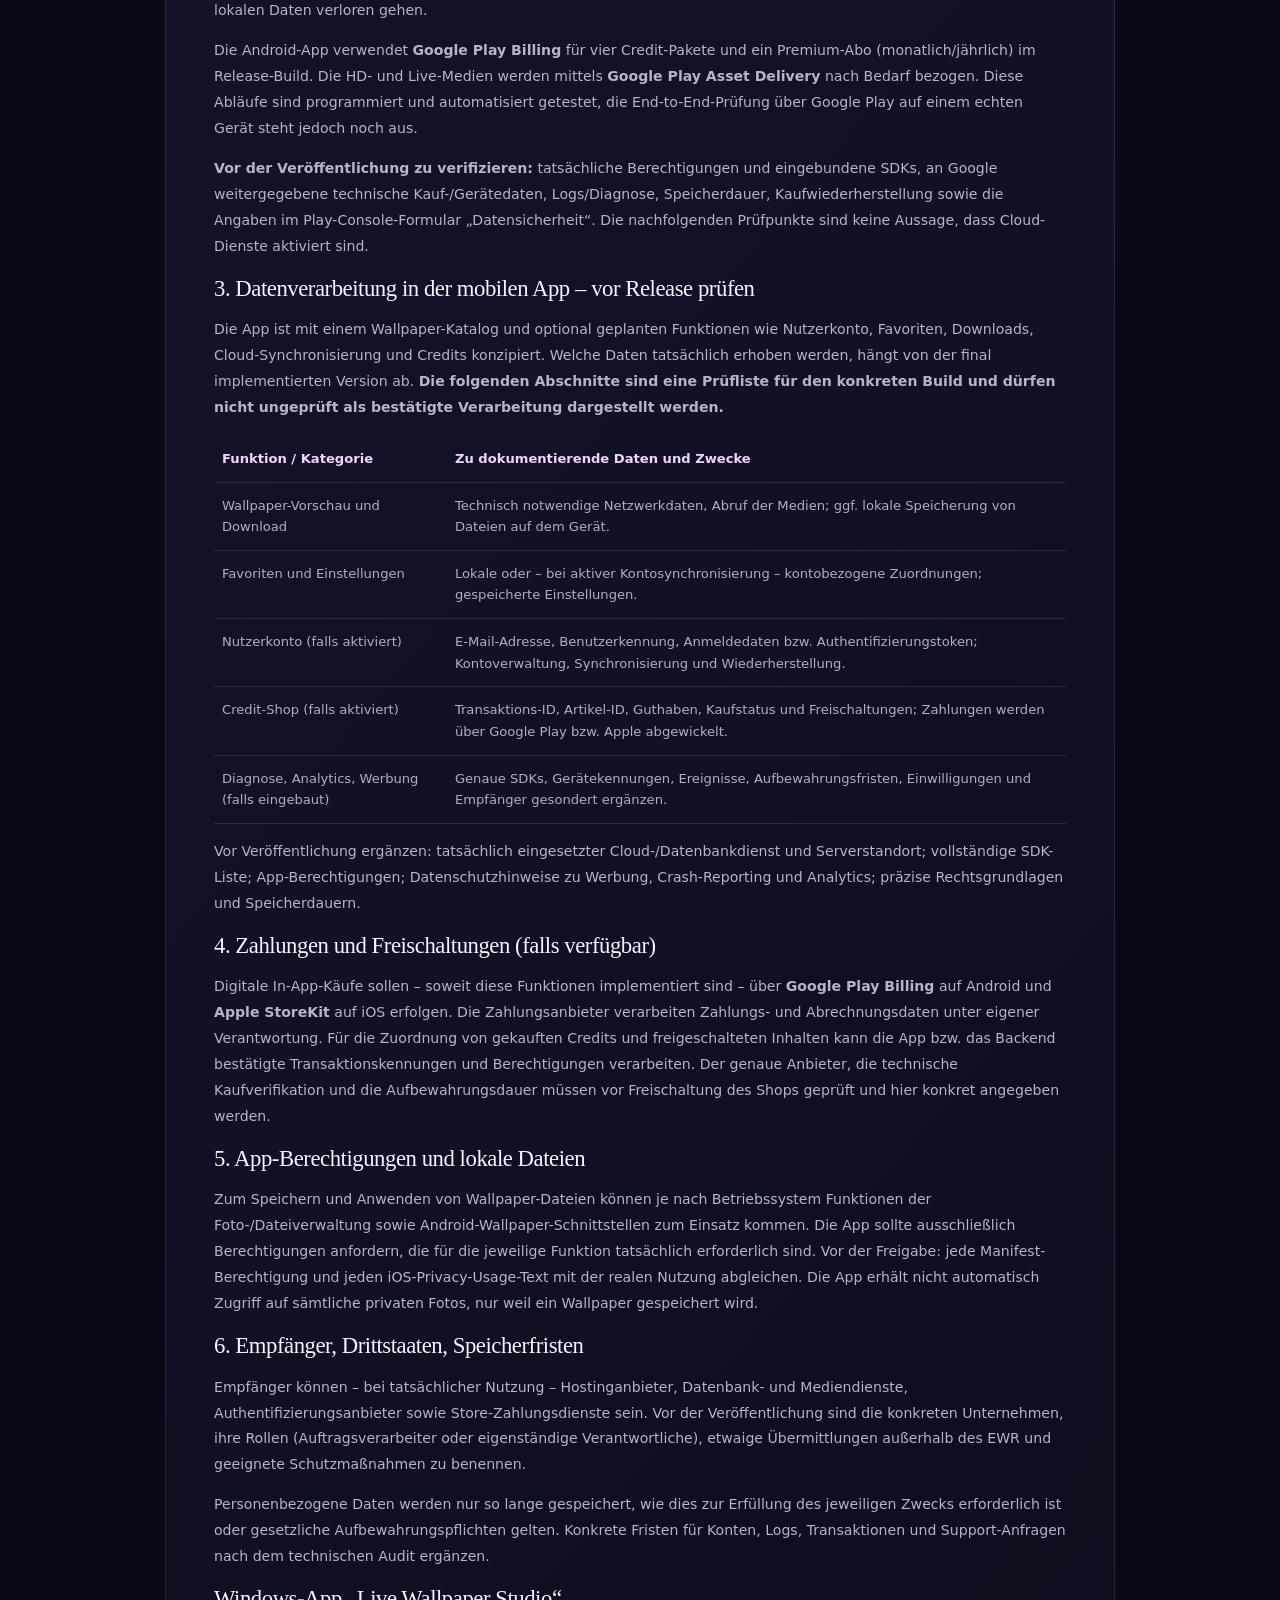
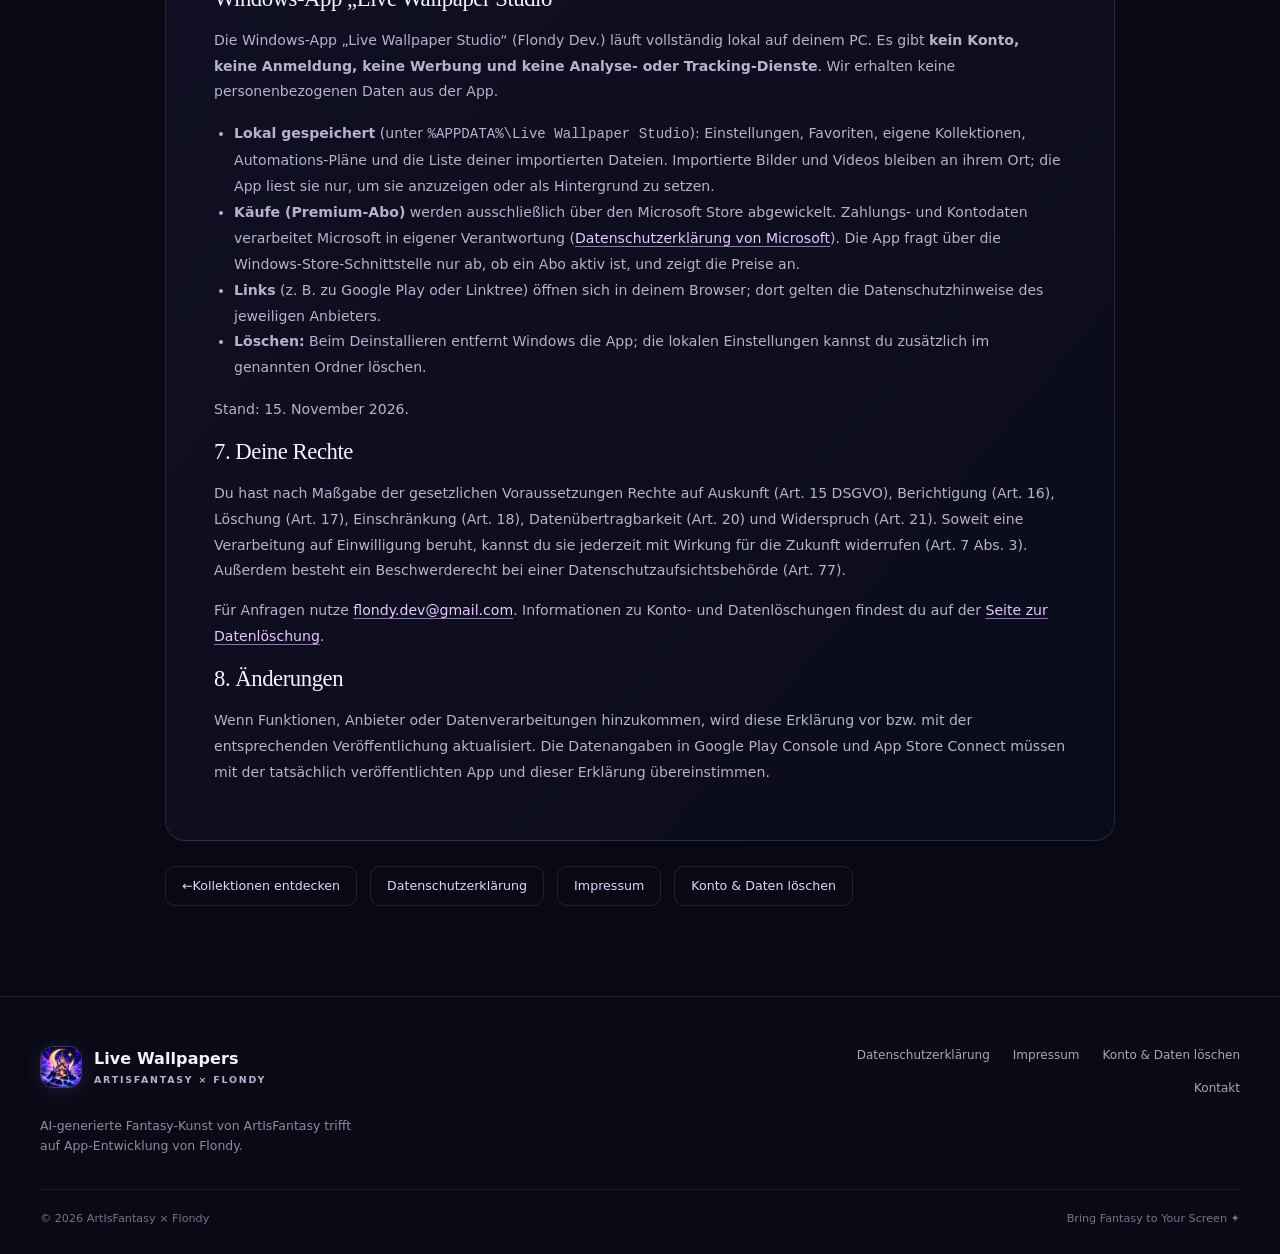
<file: datenschutz.html>
<!doctype html>
<html lang="de"><head><meta charset="UTF-8"><meta name="viewport" content="width=device-width, initial-scale=1"><meta name="theme-color" content="#090915"><meta name="color-scheme" content="dark"><meta name="robots" content="index,follow"><meta name="description" content="Datenschutzerklärung – ArtIsFantasy Live Wallpapers Android 1.2.0 & Website"><link rel="icon" href="assets/favicon.png" type="image/png"><link rel="stylesheet" href="assets/styles.css"><title>Datenschutzerklärung – Live Wallpapers</title></head>
<body data-page="legal"><a class="skip-link" href="#main">Zum Hauptinhalt</a><div class="background-stars" aria-hidden="true"></div>
<header class="site-header"><div class="container nav-shell"><a class="brand" href="index.html" aria-label="Zur Live Wallpapers Startseite"><img src="assets/icon-castle.png" alt="" width="46" height="46"><span><strong>Live Wallpapers</strong><small>ARTISFANTASY <b>×</b> FLONDY</small></span></a><nav class="nav-links" id="site-menu" aria-label="Hauptnavigation"><a href="index.html#features" data-i18n="navFeatures">Highlights</a><a href="index.html#seasons" data-i18n="navSeasons">Jahreszeiten</a><a href="index.html#screenshots" data-i18n="navScreens">Screenshots</a><a href="index.html#premium">Premium</a><a href="index.html#faq">FAQ</a></nav><div class="nav-actions"><button type="button" class="lang-toggle" data-lang-toggle aria-label="Switch to English">EN</button><a class="nav-cta" href="index.html" data-i18n="navCTA">App ansehen ↗</a><button class="menu-toggle" id="menu-toggle" aria-label="Menü öffnen" aria-controls="site-menu" aria-expanded="false" type="button"><span></span><span></span><span></span></button></div></div></header>
<main id="main" class="container legal-content"><span class="kicker">ARTISFANTASY × FLONDY / INFORMATION</span><h1 data-i18n="legalIntroPrivacy">Datenschutzerklärung</h1><p data-i18n="legalSubPrivacy">Informationen zur Website und zum geplanten App-Konzept.</p><div class="legal-panel"><div data-lang-panel="de">

<section id="controller"><h2>1. Verantwortlicher und Kontakt</h2><p>Verantwortlich für diese Website und – nach Freigabe des entsprechenden Produkts – für die App <strong>Live Wallpapers</strong> (Marke: ArtIsFantasy, Entwicklung: Flondy Dev.):</p><p><strong>Marcel S. / Flondy Dev.</strong><br/><span class="placeholder">[Vollständigen bürgerlichen Namen und Straße/Hausnummer ergänzen]</span><br/>88605 Meßkirch, Deutschland<br/>E-Mail: <a href="mailto:flondy.dev@gmail.com">flondy.dev@gmail.com</a></p><p>Stand des Entwurfs: 25. Oktober 2026.</p></section>
<section id="website"><h2>2. Besuch dieser Website</h2><h3>Technische Bereitstellung und Serverprotokolle</h3><p>Diese statische Landingpage ist für die Bereitstellung über GitHub Pages vorgesehen. Beim Abruf der Seite verarbeitet der tatsächliche Hosting-Dienst technisch notwendige Verbindungsdaten, insbesondere IP-Adresse, Datum/Uhrzeit, abgerufene Inhalte und technische Angaben zum Browser. Dies dient der Auslieferung, Sicherheit und Fehlerbehebung. Rechtsgrundlage ist regelmäßig Art. 6 Abs. 1 lit. f DSGVO (berechtigtes Interesse an sicherem Betrieb). Vor dem Livegang Hosting-Anbieter, Log-Speicherdauer und ggf. Drittlandtransfer anhand des tatsächlichen Hostings verifizieren.</p><h3>Keine eigenen Tracker oder externen Medien auf der Website</h3><p>Die bereitgestellte HTML-Version verwendet keine eingebundenen Analyse- oder Werbetracker, keine externen Schriftarten und keine eingebetteten Social-Media-Widgets. Bilder, Styles und Skripte werden lokal von derselben Website geladen. Der Sprachwechsel nutzt einen URL-Parameter. Für die Auswahl des saisonalen Website-Designs wird lokal im Browser ausschließlich der gewählte Saisonname (Schlüssel <code>artisfantasy-season-v5</code>) gespeichert. Die Einstellung kann durch Löschen der Website-Daten zurückgesetzt werden. Es werden dafür keine Marketing-Cookies eingesetzt. Wenn künftig Tracking oder Drittdienste hinzukommen, muss diese Erklärung angepasst und ggf. eine Einwilligung eingeholt werden.</p><h3>Kontaktaufnahme</h3><p>Bei Klick auf eine E-Mail-Verknüpfung öffnet sich dein E-Mail-Programm. Wenn du uns kontaktierst, verarbeiten wir die übermittelten Angaben zur Bearbeitung deiner Anfrage (Art. 6 Abs. 1 lit. b oder f DSGVO, abhängig von deinem Anliegen). Nicht mehr benötigte Nachrichten werden gelöscht, soweit keine rechtlichen Aufbewahrungspflichten bestehen.</p><h3>Links zu anderen Diensten</h3><p>Beim Anklicken externer Links, zum Beispiel zu DeviantArt, Instagram, Facebook oder Flondy, gelten die Datenschutzinformationen der jeweiligen Betreiber. Ein Kontakt zu diesen Diensten entsteht nicht schon durch das bloße Anzeigen unserer Website.</p></section>
<section id="implementation-2026"><h2>Aktueller technischer Stand der Android-App (Version 1.2.0)</h2><p>Nach den bereitgestellten Entwicklungsnotizen wird das Profil derzeit <strong>lokal auf dem Gerät</strong> verwaltet; ein Cloud-Konto bzw. eine aktive Backend-Synchronisierung sind nicht Bestandteil dieser Version. Dazu zählen nach Projektangaben insbesondere Einstellungen, Favoriten, Credit-Guthaben und Freischaltungen. Bei der Deinstallation können diese lokalen Daten verloren gehen.</p><p>Die Android-App verwendet <strong>Google Play Billing</strong> für vier Credit-Pakete und ein Premium-Abo (monatlich/jährlich) im Release-Build. Die HD- und Live-Medien werden mittels <strong>Google Play Asset Delivery</strong> nach Bedarf bezogen. Diese Abläufe sind programmiert und automatisiert getestet, die End-to-End-Prüfung über Google Play auf einem echten Gerät steht jedoch noch aus.</p><p><strong>Vor der Veröffentlichung zu verifizieren:</strong> tatsächliche Berechtigungen und eingebundene SDKs, an Google weitergegebene technische Kauf-/Gerätedaten, Logs/Diagnose, Speicherdauer, Kaufwiederherstellung sowie die Angaben im Play-Console-Formular „Datensicherheit“. Die nachfolgenden Prüfpunkte sind keine Aussage, dass Cloud-Dienste aktiviert sind.</p></section>
<section id="app"><h2>3. Datenverarbeitung in der mobilen App – vor Release prüfen</h2><p>Die App ist mit einem Wallpaper-Katalog und optional geplanten Funktionen wie Nutzerkonto, Favoriten, Downloads, Cloud-Synchronisierung und Credits konzipiert. Welche Daten tatsächlich erhoben werden, hängt von der final implementierten Version ab. <strong>Die folgenden Abschnitte sind eine Prüfliste für den konkreten Build und dürfen nicht ungeprüft als bestätigte Verarbeitung dargestellt werden.</strong></p><table class="privacy-table"><thead><tr><th>Funktion / Kategorie</th><th>Zu dokumentierende Daten und Zwecke</th></tr></thead><tbody><tr><td>Wallpaper-Vorschau und Download</td><td>Technisch notwendige Netzwerkdaten, Abruf der Medien; ggf. lokale Speicherung von Dateien auf dem Gerät.</td></tr><tr><td>Favoriten und Einstellungen</td><td>Lokale oder – bei aktiver Kontosynchronisierung – kontobezogene Zuordnungen; gespeicherte Einstellungen.</td></tr><tr><td>Nutzerkonto (falls aktiviert)</td><td>E-Mail-Adresse, Benutzerkennung, Anmeldedaten bzw. Authentifizierungstoken; Kontoverwaltung, Synchronisierung und Wiederherstellung.</td></tr><tr><td>Credit-Shop (falls aktiviert)</td><td>Transaktions-ID, Artikel-ID, Guthaben, Kaufstatus und Freischaltungen; Zahlungen werden über Google Play bzw. Apple abgewickelt.</td></tr><tr><td>Diagnose, Analytics, Werbung (falls eingebaut)</td><td>Genaue SDKs, Gerätekennungen, Ereignisse, Aufbewahrungsfristen, Einwilligungen und Empfänger gesondert ergänzen.</td></tr></tbody></table><p><span class="placeholder">Vor Veröffentlichung ergänzen:</span> tatsächlich eingesetzter Cloud-/Datenbankdienst und Serverstandort; vollständige SDK-Liste; App-Berechtigungen; Datenschutzhinweise zu Werbung, Crash-Reporting und Analytics; präzise Rechtsgrundlagen und Speicherdauern.</p></section>
<section id="payments"><h2>4. Zahlungen und Freischaltungen (falls verfügbar)</h2><p>Digitale In-App-Käufe sollen – soweit diese Funktionen implementiert sind – über <strong>Google Play Billing</strong> auf Android und <strong>Apple StoreKit</strong> auf iOS erfolgen. Die Zahlungsanbieter verarbeiten Zahlungs- und Abrechnungsdaten unter eigener Verantwortung. Für die Zuordnung von gekauften Credits und freigeschalteten Inhalten kann die App bzw. das Backend bestätigte Transaktionskennungen und Berechtigungen verarbeiten. Der genaue Anbieter, die technische Kaufverifikation und die Aufbewahrungsdauer müssen vor Freischaltung des Shops geprüft und hier konkret angegeben werden.</p></section>
<section id="permissions"><h2>5. App-Berechtigungen und lokale Dateien</h2><p>Zum Speichern und Anwenden von Wallpaper-Dateien können je nach Betriebssystem Funktionen der Foto-/Dateiverwaltung sowie Android-Wallpaper-Schnittstellen zum Einsatz kommen. Die App sollte ausschließlich Berechtigungen anfordern, die für die jeweilige Funktion tatsächlich erforderlich sind. Vor der Freigabe: jede Manifest-Berechtigung und jeden iOS-Privacy-Usage-Text mit der realen Nutzung abgleichen. Die App erhält nicht automatisch Zugriff auf sämtliche privaten Fotos, nur weil ein Wallpaper gespeichert wird.</p></section>
<section id="recipients"><h2>6. Empfänger, Drittstaaten, Speicherfristen</h2><p>Empfänger können – bei tatsächlicher Nutzung – Hostinganbieter, Datenbank- und Mediendienste, Authentifizierungsanbieter sowie Store-Zahlungsdienste sein. Vor der Veröffentlichung sind die konkreten Unternehmen, ihre Rollen (Auftragsverarbeiter oder eigenständige Verantwortliche), etwaige Übermittlungen außerhalb des EWR und geeignete Schutzmaßnahmen zu benennen.</p><p>Personenbezogene Daten werden nur so lange gespeichert, wie dies zur Erfüllung des jeweiligen Zwecks erforderlich ist oder gesetzliche Aufbewahrungspflichten gelten. <span class="placeholder">Konkrete Fristen für Konten, Logs, Transaktionen und Support-Anfragen nach dem technischen Audit ergänzen.</span></p></section>
<section id="windows"><h2>Windows-App „Live Wallpaper Studio“</h2><p>Die Windows-App „Live Wallpaper Studio“ (Flondy Dev.) läuft vollständig lokal auf deinem PC. Es gibt <strong>kein Konto, keine Anmeldung, keine Werbung und keine Analyse- oder Tracking-Dienste</strong>. Wir erhalten keine personenbezogenen Daten aus der App.</p><ul><li><strong>Lokal gespeichert</strong> (unter <code>%APPDATA%\Live Wallpaper Studio</code>): Einstellungen, Favoriten, eigene Kollektionen, Automations-Pläne und die Liste deiner importierten Dateien. Importierte Bilder und Videos bleiben an ihrem Ort; die App liest sie nur, um sie anzuzeigen oder als Hintergrund zu setzen.</li><li><strong>Käufe (Premium-Abo)</strong> werden ausschließlich über den Microsoft Store abgewickelt. Zahlungs- und Kontodaten verarbeitet Microsoft in eigener Verantwortung (<a href="https://privacy.microsoft.com/de-de/privacystatement" rel="noopener">Datenschutzerklärung von Microsoft</a>). Die App fragt über die Windows-Store-Schnittstelle nur ab, ob ein Abo aktiv ist, und zeigt die Preise an.</li><li><strong>Links</strong> (z. B. zu Google Play oder Linktree) öffnen sich in deinem Browser; dort gelten die Datenschutzhinweise des jeweiligen Anbieters.</li><li><strong>Löschen:</strong> Beim Deinstallieren entfernt Windows die App; die lokalen Einstellungen kannst du zusätzlich im genannten Ordner löschen.</li></ul><p>Stand: 15. November 2026.</p></section><section id="rights"><h2>7. Deine Rechte</h2><p>Du hast nach Maßgabe der gesetzlichen Voraussetzungen Rechte auf Auskunft (Art. 15 DSGVO), Berichtigung (Art. 16), Löschung (Art. 17), Einschränkung (Art. 18), Datenübertragbarkeit (Art. 20) und Widerspruch (Art. 21). Soweit eine Verarbeitung auf Einwilligung beruht, kannst du sie jederzeit mit Wirkung für die Zukunft widerrufen (Art. 7 Abs. 3). Außerdem besteht ein Beschwerderecht bei einer Datenschutzaufsichtsbehörde (Art. 77).</p><p>Für Anfragen nutze <a href="mailto:flondy.dev@gmail.com">flondy.dev@gmail.com</a>. Informationen zu Konto- und Datenlöschungen findest du auf der <a href="konto-loeschen.html">Seite zur Datenlöschung</a>.</p></section>
<section id="changes"><h2>8. Änderungen</h2><p>Wenn Funktionen, Anbieter oder Datenverarbeitungen hinzukommen, wird diese Erklärung vor bzw. mit der entsprechenden Veröffentlichung aktualisiert. Die Datenangaben in Google Play Console und App Store Connect müssen mit der tatsächlich veröffentlichten App und dieser Erklärung übereinstimmen.</p></section>

</div><div data-lang-panel="en" hidden>

<div class="legal-callout"><strong>⚠️ Complete before publishing</strong><div>This is a draft based on planned features. The actual SDKs, hosting and payment providers, permissions, retention periods, and full legal address must be checked against the final app build. Do not use it as the official app privacy policy until verified.</div></div>
<section id="controller-en"><h2>1. Data controller and contact</h2><p>Responsible for this website and, subject to release, the <strong>Live Wallpapers</strong> app (ArtIsFantasy brand, developed by Flondy Dev.):</p><p><strong>Marcel S. / Flondy Dev.</strong><br/><span class="placeholder">[Add full legal name and street address]</span><br/>88605 Meßkirch, Germany<br/>Email: <a href="mailto:flondy.dev@gmail.com">flondy.dev@gmail.com</a></p><p>Draft dated October 27, 2026.</p></section>
<section id="website-en"><h2>2. Visiting this website</h2><h3>Hosting and server logs</h3><p>This static website is designed for GitHub Pages hosting. When accessing the website, the actual hosting provider processes technically necessary connection data, such as IP address, date/time, requested resources, and browser information, to deliver and secure the service. The usual legal basis is Art. 6(1)(f) GDPR (legitimate interest in a secure website). Confirm the actual host, log retention, and any international transfers before launch.</p><h3>No embedded analytics or marketing trackers</h3><p>This provided version does not embed analytics, ad trackers, third-party fonts, or social widgets. Images and scripts are hosted with the website. Language switching uses a URL parameter. Your selected seasonal website design is stored locally in your browser under <code>artisfantasy-season-v5</code> (season name only). You can remove it by clearing this site’s local data. No marketing cookies are used for this feature. Any future integration of trackers requires a policy update and, where necessary, consent.</p><h3>Emails and external links</h3><p>Email links open your mail program. If you write to us, the personal information you provide is used to handle your request under Art. 6(1)(b) or (f) GDPR as applicable. We delete messages when no longer required, subject to legal retention duties. Following external links to DeviantArt, Instagram, Facebook, or other sites makes those services' privacy terms applicable.</p></section>
<section id="implementation-2026-en"><h2>Current Android implementation (version 1.2.0)</h2><p>According to the supplied development notes, the profile is currently <strong>stored locally on the device</strong>. Cloud accounts and active backend sync are not part of this version. Local information includes settings, favorites, Credit balances and unlocks. Uninstalling the app may result in loss of these local data.</p><p>The Android release build integrates <strong>Google Play Billing</strong> for four Credit packs and a Premium subscription (monthly/annual). HD images and live videos are delivered on demand using <strong>Google Play Asset Delivery</strong>. These functions have been built and automated tests pass, but end-to-end checks through Google Play on a physical device are still pending.</p><p><strong>Verify before publishing:</strong> actual permissions and SDKs, technical purchase/device data shared with Google, logs and diagnostics, retention periods, purchase restoration, and the Google Play Data safety form. The following checklist does not mean cloud services are enabled.</p></section>
<section id="app-en"><h2>3. Mobile app data – verification required before release</h2><p>The app is designed for wallpapers and may include accounts, favorites, downloads, cloud synchronization, and credits. The exact collection and handling of personal data depends on the final implementation. <strong>The following is a build-audit checklist, not a representation that each feature is already active.</strong></p><table class="privacy-table"><thead><tr><th>Feature</th><th>Potential data and purpose to verify</th></tr></thead><tbody><tr><td>Wallpaper browsing/downloads</td><td>Necessary network requests and locally saved wallpaper files.</td></tr><tr><td>Favorites/settings</td><td>Local settings or account-linked favorites if cloud sync is enabled.</td></tr><tr><td>Account (if enabled)</td><td>Email, user ID, authentication credentials or tokens, to manage and restore accounts.</td></tr><tr><td>Credit purchases (if enabled)</td><td>Transaction ID, product ID, credit balance and entitlements; payments via Google or Apple.</td></tr><tr><td>Analytics, crashes, ads (if included)</td><td>Identify all SDKs, device identifiers, recipients, legal basis, consent, and retention.</td></tr></tbody></table><p><span class="placeholder">Before publication:</span> insert actual hosting/backend services and processing locations, precise SDK list, app permissions, legal bases, purposes, and retention periods.</p></section>
<section id="payments-en"><h2>4. Purchases and unlocks (if available)</h2><p>Digital in-app payments are intended to use <strong>Google Play Billing</strong> on Android and <strong>Apple StoreKit</strong> on iOS. Payment platforms handle payment details under their own terms. The app/backend may use verified transaction identifiers and entitlements to maintain purchases and credit balances. Document the final setup and retention periods before releasing the store.</p></section>
<section id="permissions-en"><h2>5. Permissions and local files</h2><p>Saving and applying wallpapers may use system media/file capabilities and Android wallpaper APIs. Only permissions genuinely necessary for a user-requested feature should be requested. Audit Android manifest permissions and iOS usage descriptions before release. Saving a wallpaper does not inherently require unrestricted access to all private photos.</p></section>
<section id="recipients-en"><h2>6. Recipients, transfers, retention</h2><p>Actual recipients may include hosting, storage, authentication, database, and store payment providers. Before publication identify each company, its role, international transfers and safeguards. Personal data is retained only as required for a specific purpose or legal obligation. <span class="placeholder">Specify real retention periods after the implementation audit.</span></p></section>
<section id="windows-en"><h2>Windows app “Live Wallpaper Studio”</h2><p>The Windows app “Live Wallpaper Studio” (Flondy Dev.) runs entirely locally on your PC. There is <strong>no account, no sign-in, no ads and no analytics or tracking services</strong>. We do not receive any personal data from the app.</p><ul><li><strong>Stored locally</strong> (in <code>%APPDATA%\Live Wallpaper Studio</code>): settings, favorites, your collections, automation schedules and the list of imported files. Imported images and videos stay where they are; the app only reads them to display them or set them as your wallpaper.</li><li><strong>Purchases (Premium subscription)</strong> are handled exclusively by the Microsoft Store. Microsoft processes payment and account data under its own responsibility (<a href="https://privacy.microsoft.com/en-us/privacystatement" rel="noopener">Microsoft Privacy Statement</a>). The app only uses the Windows Store interface to check whether a subscription is active and to show prices.</li><li><strong>Links</strong> (e.g. to Google Play or Linktree) open in your browser, where the provider’s privacy terms apply.</li><li><strong>Deletion:</strong> uninstalling removes the app; you can also delete the local settings in the folder above.</li></ul><p>Last updated: November 15, 2026.</p></section><section id="rights-en"><h2>7. Your rights</h2><p>Where applicable, you have GDPR rights of access (Art. 15), rectification (Art. 16), erasure (Art. 17), restriction (Art. 18), portability (Art. 20), objection (Art. 21), withdrawal of consent (Art. 7(3)), and the right to lodge a complaint with a data protection authority (Art. 77).</p><p>Contact <a href="mailto:flondy.dev@gmail.com">flondy.dev@gmail.com</a>. For account and data requests, see <a href="konto-loeschen.html?lang=en">Delete account and data</a>.</p></section>
<section id="changes-en"><h2>8. Updates</h2><p>This policy must be updated when the app's features, service providers, or data handling changes. Google Play Data safety disclosures and App Store privacy answers must remain consistent with the actual production build and this notice.</p></section>

</div></div><div class="legal-links"><a href="index.html">← <span data-i18n="heroSecondary">Kollektionen entdecken</span></a><a href="datenschutz.html" data-legal-link data-i18n="footerPrivacy">Datenschutzerklärung</a><a href="impressum.html" data-legal-link data-i18n="footerImprint">Impressum</a><a href="konto-loeschen.html" data-legal-link data-i18n="footerDelete">Konto &amp; Daten löschen</a></div></main>
<footer class="site-footer"><div class="container footer-main"><div><a class="brand" href="index.html"><img src="assets/icon-castle.png" alt="" width="42" height="42"><span><strong>Live Wallpapers</strong><small>ARTISFANTASY × FLONDY</small></span></a><p data-i18n="footerIntro">Fantasievolle digitale Kunst trifft auf moderne App-Entwicklung.</p></div><div class="footer-links"><a href="datenschutz.html" data-legal-link data-i18n="footerPrivacy">Datenschutzerklärung</a><a href="impressum.html" data-legal-link data-i18n="footerImprint">Impressum</a><a href="konto-loeschen.html" data-legal-link data-i18n="footerDelete">Konto &amp; Daten löschen</a><a href="mailto:flondy.dev@gmail.com" data-i18n="footerContact">Kontakt</a></div></div><div class="container footer-bottom"><span>© <span id="year">2026</span> ArtIsFantasy × Flondy</span><span data-i18n="footerTag">Bring Fantasy to Your Screen ✦</span></div></footer><script src="assets/main.js" defer></script></body></html>
</file>
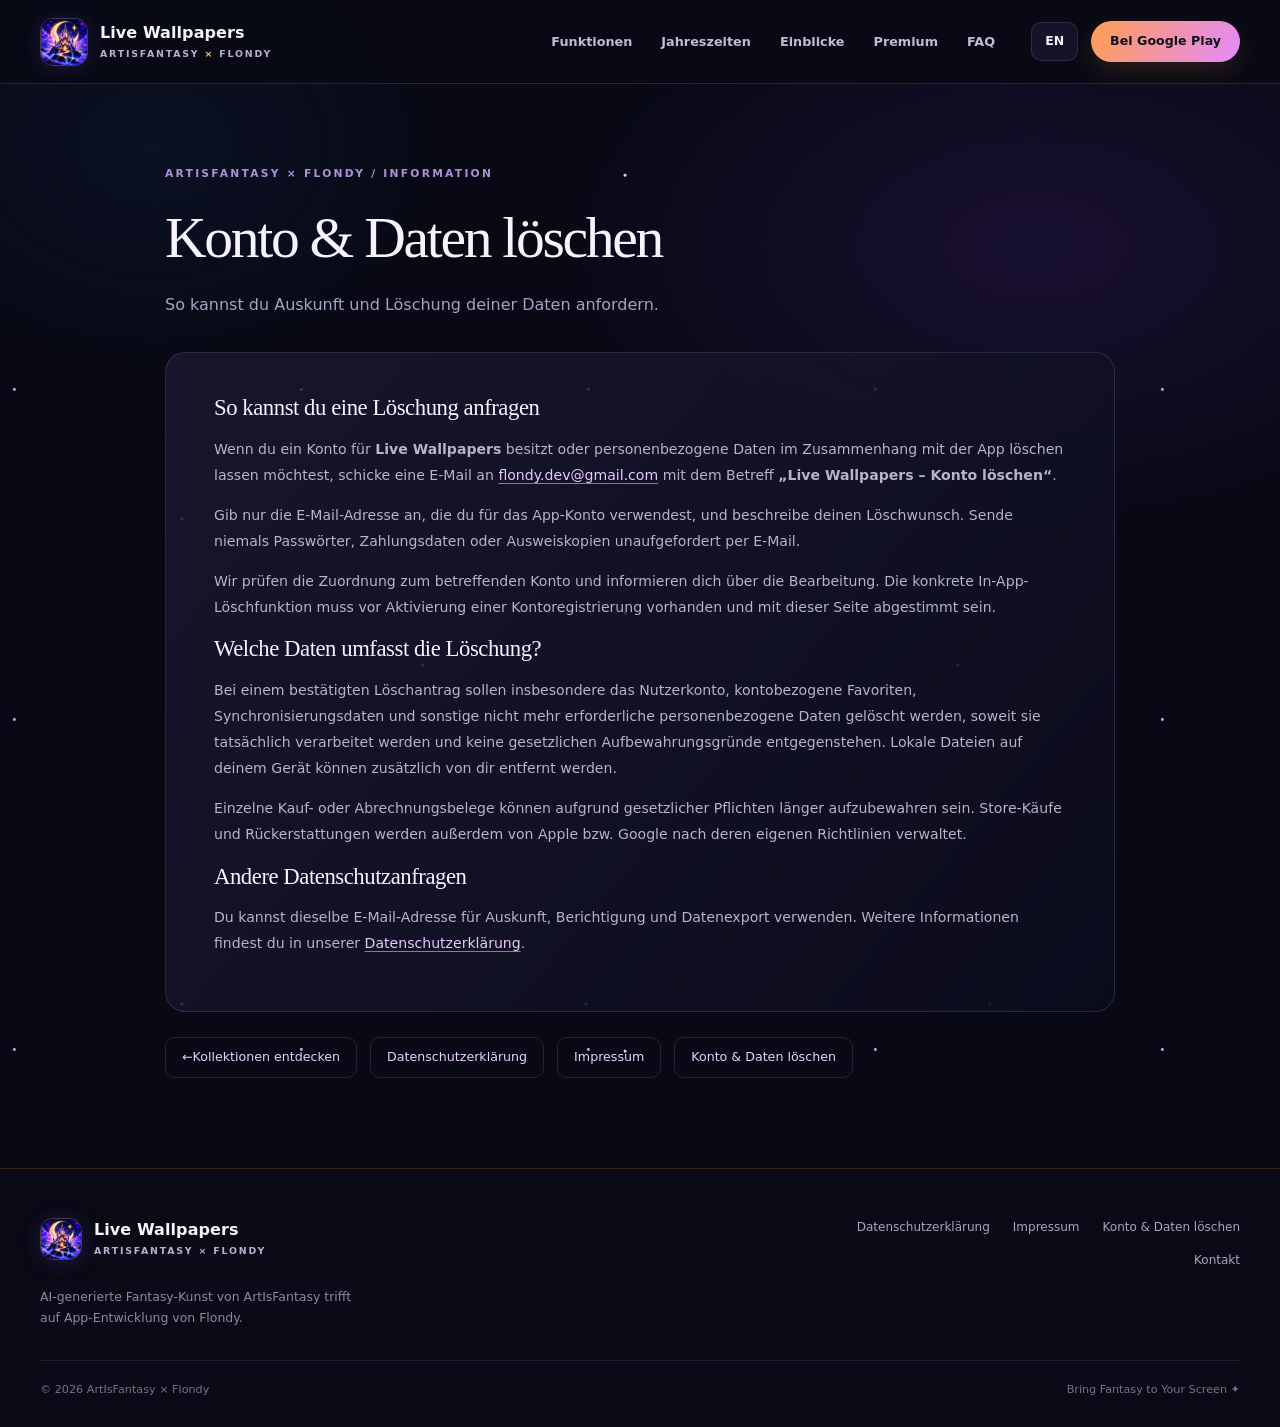
<file: konto-loeschen.html>
<!doctype html>
<html lang="de"><head><meta charset="UTF-8"><meta name="viewport" content="width=device-width, initial-scale=1"><meta name="theme-color" content="#090915"><meta name="color-scheme" content="dark"><meta name="robots" content="index,follow"><meta name="description" content="Konto & Daten löschen – Live Wallpapers by ArtIsFantasy × Flondy"><link rel="icon" href="assets/favicon.png" type="image/png"><link rel="stylesheet" href="assets/styles.css"><title>Konto & Daten löschen – Live Wallpapers</title></head>
<body data-page="legal"><a class="skip-link" href="#main">Zum Hauptinhalt</a><div class="background-stars" aria-hidden="true"></div>
<header class="site-header"><div class="container nav-shell"><a class="brand" href="index.html" aria-label="Zur Live Wallpapers Startseite"><img src="assets/icon-castle.png" alt="" width="46" height="46"><span><strong>Live Wallpapers</strong><small>ARTISFANTASY <b>×</b> FLONDY</small></span></a><nav class="nav-links" id="site-menu" aria-label="Hauptnavigation"><a href="index.html#features" data-i18n="navFeatures">Highlights</a><a href="index.html#seasons" data-i18n="navSeasons">Jahreszeiten</a><a href="index.html#screenshots" data-i18n="navScreens">Screenshots</a><a href="index.html#premium">Premium</a><a href="index.html#faq">FAQ</a></nav><div class="nav-actions"><button type="button" class="lang-toggle" data-lang-toggle aria-label="Switch to English">EN</button><a class="nav-cta" href="index.html" data-i18n="navCTA">App ansehen ↗</a><button class="menu-toggle" id="menu-toggle" aria-label="Menü öffnen" aria-controls="site-menu" aria-expanded="false" type="button"><span></span><span></span><span></span></button></div></div></header>
<main id="main" class="container legal-content"><span class="kicker">ARTISFANTASY × FLONDY / INFORMATION</span><h1 data-i18n="legalIntroDeletion">Konto & Daten löschen</h1><p data-i18n="legalSubDeletion">Datenschutzanfragen und Informationen zur Löschung.</p><div class="legal-panel"><div data-lang-panel="de">

<section id="request"><h2>So kannst du eine Löschung anfragen</h2><p>Wenn du ein Konto für <strong>Live Wallpapers</strong> besitzt oder personenbezogene Daten im Zusammenhang mit der App löschen lassen möchtest, schicke eine E-Mail an <a href="mailto:flondy.dev@gmail.com?subject=Live%20Wallpapers%20-%20Konto%20loeschen">flondy.dev@gmail.com</a> mit dem Betreff <strong>„Live Wallpapers – Konto löschen“</strong>.</p><p>Gib nur die E-Mail-Adresse an, die du für das App-Konto verwendest, und beschreibe deinen Löschwunsch. Sende niemals Passwörter, Zahlungsdaten oder Ausweiskopien unaufgefordert per E-Mail.</p><p>Wir prüfen die Zuordnung zum betreffenden Konto und informieren dich über die Bearbeitung. Die konkrete In-App-Löschfunktion muss vor Aktivierung einer Kontoregistrierung vorhanden und mit dieser Seite abgestimmt sein.</p></section>
<section id="scope"><h2>Welche Daten umfasst die Löschung?</h2><p>Bei einem bestätigten Löschantrag sollen insbesondere das Nutzerkonto, kontobezogene Favoriten, Synchronisierungsdaten und sonstige nicht mehr erforderliche personenbezogene Daten gelöscht werden, soweit sie tatsächlich verarbeitet werden und keine gesetzlichen Aufbewahrungsgründe entgegenstehen. Lokale Dateien auf deinem Gerät können zusätzlich von dir entfernt werden.</p><p>Einzelne Kauf- oder Abrechnungsbelege können aufgrund gesetzlicher Pflichten länger aufzubewahren sein. Store-Käufe und Rückerstattungen werden außerdem von Apple bzw. Google nach deren eigenen Richtlinien verwaltet.</p></section>
<section id="other"><h2>Andere Datenschutzanfragen</h2><p>Du kannst dieselbe E-Mail-Adresse für Auskunft, Berichtigung und Datenexport verwenden. Weitere Informationen findest du in unserer <a href="datenschutz.html">Datenschutzerklärung</a>.</p></section>

</div><div data-lang-panel="en" hidden>

<section id="request-en"><h2>How to request deletion</h2><p>If you have a <strong>Live Wallpapers</strong> account or would like associated personal data erased, email <a href="mailto:flondy.dev@gmail.com?subject=Live%20Wallpapers%20-%20Delete%20account">flondy.dev@gmail.com</a> with the subject <strong>“Live Wallpapers – Delete account”</strong>.</p><p>Include only the email associated with your app account and describe your request. Do not send passwords, payment information, or identity documents unless specifically and securely requested. We will verify the account association and respond to your request. Any in-app account deletion option must be implemented and checked before account registration is enabled.</p></section>
<section id="scope-en"><h2>Data covered by deletion</h2><p>After confirming the request, account details, linked favorites, sync data, and other personal information no longer required should be erased where applicable, unless legal retention obligations apply. You can separately remove files saved locally to your device.</p><p>Purchase or invoice records may be retained as legally required. Google and Apple may independently retain store transaction information under their own policies.</p></section>
<section id="other-en"><h2>Other data requests</h2><p>You can use the same email for requests for access, rectification, or portability. See the <a href="datenschutz.html?lang=en">privacy policy</a> for more information.</p></section>

</div></div><div class="legal-links"><a href="index.html">← <span data-i18n="heroSecondary">Kollektionen entdecken</span></a><a href="datenschutz.html" data-legal-link data-i18n="footerPrivacy">Datenschutzerklärung</a><a href="https://flondy.github.io/app-store/impressum.html" data-legal-link data-i18n="footerImprint">Impressum</a><a href="konto-loeschen.html" data-legal-link data-i18n="footerDelete">Konto &amp; Daten löschen</a></div></main>
<footer class="site-footer"><div class="container footer-main"><div><a class="brand" href="index.html"><img src="assets/icon-castle.png" alt="" width="42" height="42"><span><strong>Live Wallpapers</strong><small>ARTISFANTASY × FLONDY</small></span></a><p data-i18n="footerIntro">Fantasievolle digitale Kunst trifft auf moderne App-Entwicklung.</p></div><div class="footer-links"><a href="datenschutz.html" data-legal-link data-i18n="footerPrivacy">Datenschutzerklärung</a><a href="https://flondy.github.io/app-store/impressum.html" data-legal-link data-i18n="footerImprint">Impressum</a><a href="konto-loeschen.html" data-legal-link data-i18n="footerDelete">Konto &amp; Daten löschen</a><a href="mailto:flondy.dev@gmail.com" data-i18n="footerContact">Kontakt</a></div></div><div class="container footer-bottom"><span>© <span id="year">2026</span> ArtIsFantasy × Flondy</span><span data-i18n="footerTag">Bring Fantasy to Your Screen ✦</span></div></footer><script src="assets/main.js" defer></script></body></html>
</file>
<file: assets/styles.css>
:root{color-scheme:dark;--bg:#080914;--bg-2:#0c0c1e;--white:#f8f5ff;--ink:#f4efff;--muted:#a5a3bf;--border:rgba(212,192,255,.13);--purple:#b586ff;--lilac:#e4b6ff;--gold:#ffda94;--blue:#87d9ff;--container:1200px}*{box-sizing:border-box}html{scroll-behavior:smooth;scroll-padding-top:100px}body{margin:0;background:var(--bg);color:var(--ink);font:400 16px/1.65 Inter,'Segoe UI',system-ui,-apple-system,sans-serif;overflow-x:hidden}button,a{font:inherit}button{cursor:pointer}a{color:inherit;text-decoration:none}img{display:block;max-width:100%}button:focus-visible,a:focus-visible,summary:focus-visible{outline:2px solid var(--gold);outline-offset:5px}.container{width:min(var(--container),calc(100% - 72px));margin-inline:auto}.skip-link{position:absolute;top:-100px;left:20px;padding:10px 16px;z-index:1000;background:white;color:#000}.skip-link:focus{top:12px}.background-stars{position:absolute;inset:0 0 auto 0;height:1120px;pointer-events:none;z-index:0;background:radial-gradient(ellipse 56% 38% at 81% 22%,rgba(111,56,191,.19),transparent 70%),radial-gradient(ellipse 32% 28% at 12% 13%,rgba(37,70,136,.16),transparent 73%),radial-gradient(circle at 5% 18%,#d9afff 1px,transparent 2px),radial-gradient(circle at 45% 7%,#8ab8fa 1px,transparent 2px),radial-gradient(circle at 79% 9%,#e8aeff 1px,transparent 2px),radial-gradient(circle at 94% 40%,#efebff 1px,transparent 2px);background-size:auto,auto,287px 330px,404px 485px,535px 610px,665px 438px;opacity:.9}.site-header{position:sticky;top:0;z-index:60;background:rgba(8,9,21,.86);border-bottom:1px solid rgba(203,180,255,.095);backdrop-filter:blur(20px);-webkit-backdrop-filter:blur(20px)}.nav-shell{min-height:83px;display:flex;align-items:center;gap:36px}.brand{display:inline-flex;align-items:center;gap:12px;flex-shrink:0}.brand img{width:48px;height:48px;object-fit:cover;border-radius:13px;border:1px solid rgba(244,211,255,.25);box-shadow:0 2px 20px rgba(125,78,229,.2)}.brand span{display:flex;flex-direction:column;line-height:1.25}.brand strong{font-size:1rem;letter-spacing:.005em}.brand small{font-size:.59rem;letter-spacing:.19em;color:#b8b1cd;margin-top:5px;font-weight:700}.brand small b{color:#ffc876}.nav-links{display:flex;gap:29px;align-items:center;margin-left:auto}.nav-links a{font-size:.8rem;color:#c1bdd1;font-weight:600;transition:color .2s}.nav-links a:hover,.footer-links a:hover{color:var(--gold)}.nav-actions{display:flex;align-items:center;gap:13px}.lang-toggle{min-width:47px;padding:8px 10px;border:1px solid var(--border);border-radius:10px;background:#151329;color:#f7edff;font-size:.78rem;font-weight:700}.lang-toggle:hover{border-color:#b78fe7}.nav-cta{border-radius:999px;padding:10px 19px;background:linear-gradient(115deg,#b685ff,#7555db);font-size:.79rem;font-weight:750;white-space:nowrap}.nav-cta:hover{filter:brightness(1.13)}.menu-toggle{display:none;background:none;border:0;width:40px;height:40px;padding:10px;flex-direction:column;justify-content:space-evenly}.menu-toggle span{height:2px;width:100%;background:#f9efff;border-radius:3px}.hero{position:relative;z-index:1;min-height:666px;display:grid;grid-template-columns:1.07fr .93fr;align-items:center;gap:34px;padding-top:74px;padding-bottom:82px}.hero-copy{padding-bottom:24px}.eyebrow{display:inline-flex;align-items:center;gap:10px;font-size:.67rem;font-weight:800;letter-spacing:.17em;color:#d1c0e8}.eyebrow-spark{color:var(--gold);font-size:1rem}.eyebrow-line{height:1px;width:24px;background:#6b597b}.hero h1,h2,.cta-panel h2{font-family:Georgia,'Times New Roman',serif;font-weight:500;letter-spacing:-.055em;line-height:1.05}.hero h1{font-size:clamp(3.5rem,5.7vw,5.95rem);margin:25px 0 28px;max-width:700px;white-space:nowrap}.hero em,h2 em{font-style:italic;color:var(--gold);background:linear-gradient(110deg,#f6dab0,#dfacff 68%,#a4ddff);-webkit-background-clip:text;background-clip:text;-webkit-text-fill-color:transparent}.hero-lead{max-width:505px;font-size:1rem;color:#b6b1cd;line-height:1.9;margin:0}.hero-buttons{display:flex;flex-wrap:wrap;align-items:center;gap:12px;margin-top:31px}.button{display:inline-flex;align-items:center;justify-content:center;gap:13px;padding:13px 21px;border-radius:14px;font-size:.83rem;font-weight:750;transition:transform .2s,box-shadow .2s}.button:hover{transform:translateY(-2px)}.button.primary{background:linear-gradient(117deg,#c6a2ff 0%,#9868e6 55%,#6b59d0 100%);color:#100d1b;box-shadow:0 11px 38px rgba(155,99,239,.24)}.button.outlined{border:1px solid rgba(217,194,255,.27);background:rgba(255,255,255,.035);color:#e9ddfa}.hero-notes{display:flex;align-items:center;flex-wrap:wrap;gap:13px;margin-top:32px;font-size:.72rem;color:#a6a1bd}.note-pill{border:1px solid rgba(210,183,255,.21);background:rgba(120,90,185,.09);display:inline-flex;gap:8px;padding:6px 10px;border-radius:30px;color:#e0d7ee}.tiny-dot{width:6px;height:6px;align-self:center;border-radius:100%;background:var(--gold);box-shadow:0 0 11px #e5b16e}.hero-visual{position:relative;min-height:560px;display:grid;place-items:center;isolation:isolate}.hero-visual:before{content:"";position:absolute;inset:8% -5%;border-radius:50%;background:radial-gradient(circle,rgba(153,83,245,.2),transparent 65%);filter:blur(10px);z-index:-2}.planet-ring{position:absolute;width:102%;height:45%;border:1px solid rgba(197,145,255,.25);border-radius:100%;transform:rotate(-23deg);z-index:-1}.ring-two{transform:rotate(37deg);width:91%;height:44%;border-color:rgba(88,176,246,.16)}.hero-icon-frame{position:relative;width:min(78%,390px);aspect-ratio:1;border-radius:29%;padding:7px;background:linear-gradient(135deg,rgba(253,230,173,.7),rgba(139,88,250,.54),rgba(78,116,224,.53));box-shadow:0 37px 88px rgba(0,0,0,.38),0 0 92px rgba(106,54,199,.35);transform:rotate(-4deg);transition:transform .35s}.hero-icon-frame:hover{transform:rotate(0deg) scale(1.015)}.hero-icon-frame img{width:100%;height:100%;object-fit:cover;border-radius:28.5%}.icon-shimmer{position:absolute;inset:0;border-radius:29%;box-shadow:inset 0 0 35px rgba(213,185,255,.2);pointer-events:none}.hero-halo{position:absolute;color:#ffe2a3;font-family:Georgia,serif;opacity:.8}.hero-halo-a{top:7%;right:19%;font-size:40px}.hero-halo-b{bottom:18%;left:9%;font-size:33px;color:#caacff}.float-info{position:absolute;display:flex;gap:10px;align-items:center;padding:11px 14px;border:1px solid rgba(236,213,255,.17);border-radius:15px;box-shadow:0 13px 40px rgba(0,0,0,.27);backdrop-filter:blur(18px);background:rgba(21,17,39,.88)}.float-info strong{display:block;font-size:.8rem}.float-info small{display:block;font-size:.65rem;color:#b9b5ce}.float-top{top:13%;left:-2%}.float-bottom{bottom:8%;right:-3%}.float-bottom img{border-radius:9px;width:46px;height:46px;object-fit:cover}.info-asterisk{font-size:28px;color:var(--gold)}.hero-ribbon{position:relative;z-index:1;display:flex;align-items:center;justify-content:space-between;gap:12px;padding:19px 30px;border:1px solid rgba(211,193,244,.11);border-radius:15px;color:#b9a8cb;font-size:.68rem;font-weight:800;letter-spacing:.16em;background:linear-gradient(90deg,rgba(40,26,63,.4),rgba(17,21,43,.42))}.ribbon-star{color:var(--gold)}.section{padding:112px 0;position:relative}.section-top{display:flex;justify-content:space-between;align-items:end;gap:40px;margin-bottom:39px}.kicker{font-size:.67rem;letter-spacing:.21em;font-weight:800;color:#ac91d6}.slash{margin-inline:12px;color:#594868}.section h2,.cta-section h2{font-size:clamp(2.65rem,4vw,4.35rem);margin:16px 0 0}.section-aside{max-width:340px;font-size:.9rem;line-height:1.9;color:var(--muted);margin:0 0 3px}.feature-grid{display:grid;grid-template-columns:repeat(4,1fr);gap:16px}.feature-card{position:relative;min-height:234px;padding:25px 23px;border:1px solid var(--border);border-radius:20px;background:linear-gradient(160deg,rgba(31,25,54,.72),rgba(12,13,29,.7));transition:transform .2s,border-color .2s}.feature-card:hover{transform:translateY(-4px);border-color:rgba(184,139,243,.38)}.feature-icon{display:grid;place-items:center;width:45px;height:45px;border-radius:13px;font-family:Georgia,serif;font-size:31px}.feature-icon.purple{color:#d3b1ff;background:#422c60}.feature-icon.blue{color:#9bdfff;background:#1d3c57}.feature-icon.pink{color:#ffc0ed;background:#562d55}.feature-icon.gold{color:#ffe0a2;background:#493824}.feature-number{position:absolute;right:23px;top:30px;font-size:.71rem;color:#645d78}.feature-card h3{font-size:.96rem;margin:30px 0 10px;letter-spacing:-.01em}.feature-card p{font-size:.78rem;line-height:1.85;color:var(--muted);margin:0}.seasons-section{background:linear-gradient(180deg,#0b0a1b,#121027 55%,#080914);border-block:1px solid rgba(170,135,236,.06)}.season-grid{display:grid;grid-template-columns:repeat(3,minmax(0,1fr));gap:19px}.season-card{position:relative;aspect-ratio:1.14/1;overflow:hidden;border:1px solid rgba(199,174,243,.16);border-radius:20px;padding:0;background:#181126;text-align:left;isolation:isolate;transition:transform .22s,border-color .22s,box-shadow .22s}.season-card img{height:100%;width:100%;object-fit:cover;object-position:center;transition:transform .45s}.season-card:after{content:"";position:absolute;inset:26% 0 0;background:linear-gradient(0deg,rgba(2,2,13,.87),transparent 75%);z-index:0}.season-card-label{position:absolute;inset:auto 18px 15px;z-index:1;display:flex;flex-direction:column;gap:4px;line-height:1.3}.season-card-label small{font-size:.59rem;font-weight:750;letter-spacing:.17em;color:#dcc8fb}.season-card-label strong{font-size:1.21rem;color:#fff;text-shadow:0 1px 8px rgba(0,0,0,.45)}.season-card:hover{transform:translateY(-5px);border-color:rgba(235,207,255,.55)}.season-card:hover img{transform:scale(1.05)}.season-card[aria-pressed="true"]{border-color:#e4c17d;box-shadow:0 0 0 2px rgba(225,191,123,.33),0 0 25px rgba(212,140,227,.12)}.season-detail{display:flex;gap:20px;align-items:center;justify-content:space-between;margin-top:23px;padding:17px 19px 17px 25px;background:linear-gradient(100deg,rgba(89,63,126,.2),rgba(20,20,47,.6));border:1px solid rgba(225,187,255,.13);border-radius:17px}.micro-label{display:block;font-size:.6rem;letter-spacing:.2em;color:#a998cc;font-weight:800}.season-detail strong{display:block;margin-top:5px;font-size:1.07rem}.season-detail p{margin:2px 0 0;color:var(--muted);font-size:.8rem;line-height:1.5}.season-detail img{width:65px;height:65px;border-radius:13px;object-fit:cover;flex-shrink:0}.screenshots-section{padding-bottom:84px}.screenshot-head-right{display:flex;flex-direction:column;gap:18px;align-items:flex-end}.gallery-controls{display:flex;gap:9px}.arrow-button{display:grid;place-items:center;width:36px;height:36px;border-radius:50%;border:1px solid rgba(203,179,255,.22);background:#1b1732;color:white;transition:background .2s}.arrow-button:hover{background:#473064}.screenshots-scroll{display:flex;gap:18px;justify-content:center;overflow-x:auto;scrollbar-color:#604c8e transparent;scrollbar-width:thin;padding:8px 3px 18px;scroll-snap-type:x mandatory}.screen-item{appearance:none;flex:0 0 min(18%,190px);min-width:150px;max-width:190px;padding:0;text-align:left;background:none;color:inherit;border:0;scroll-snap-align:center}.screen-image{display:block;aspect-ratio:9/16;width:100%;overflow:hidden;background:#100d22;border:1px solid rgba(206,172,254,.25);border-radius:15px;box-shadow:0 10px 26px rgba(0,0,0,.27);transition:transform .2s,border-color .2s}.screen-image img{display:block;width:100%;height:auto;aspect-ratio:9/16;object-fit:contain;object-position:center}.screen-item:hover .screen-image{transform:translateY(-5px);border-color:#d7b2ff}.screen-meta{display:flex;flex-direction:column;align-items:flex-start;gap:4px;margin-top:15px;padding-inline:2px}.screen-meta b{font-size:.61rem;letter-spacing:.18em;color:#b89adb}.screen-meta strong{font-size:.8rem;color:#f1eafc;font-weight:650}.preview-disclaimer{margin:13px 0 0;color:#8f8ba6;text-align:center;font-size:.72rem}.premium-box{position:relative;overflow:hidden;border-radius:28px;border:1px solid rgba(208,164,246,.23);background:radial-gradient(circle at 79% 41%,rgba(138,65,212,.3),transparent 38%),linear-gradient(116deg,#1e1632,#101128 80%);min-height:400px;padding:59px 61px;display:flex;justify-content:space-between;gap:20px;align-items:center}.premium-content{position:relative;z-index:1;max-width:640px}.premium-content h2{max-width:660px}.premium-content p{font-size:.9rem;color:#bfb5d0;max-width:470px;line-height:1.85}.premium-points{display:flex;flex-wrap:wrap;gap:12px;margin:26px 0}.premium-points>span{border:1px solid rgba(204,175,248,.18);background:rgba(255,255,255,.035);padding:7px 12px;border-radius:99px;font-size:.68rem;color:#e5d7f1}.premium-points>span:first-letter{color:#f4cc93}.premium-soon{font-size:.73rem;font-weight:800;letter-spacing:.07em;color:#f0d196}.premium-art{position:relative;width:310px;flex-shrink:0;display:grid;place-items:center}.premium-art img{width:230px;height:230px;object-fit:cover;border-radius:29%;transform:rotate(7deg);box-shadow:0 25px 70px rgba(0,0,0,.45),0 0 42px rgba(154,73,234,.28)}.premium-art-glow{position:absolute;width:290px;height:290px;border-radius:50%;background:radial-gradient(circle,rgba(185,113,242,.19),transparent 70%)}.premium-gem{position:absolute;right:15px;top:-30px;font-size:75px;color:#ffda92;text-shadow:0 0 40px rgba(249,180,92,.4)}.faq-grid{display:grid;grid-template-columns:.8fr 1.2fr;gap:90px}.faq-grid>div:first-child p{max-width:320px;color:var(--muted);font-size:.9rem}.faq-list{border-top:1px solid rgba(209,174,252,.16)}.faq-list details{border-bottom:1px solid rgba(209,174,252,.16);padding:20px 2px}.faq-list summary{list-style:none;font-size:.95rem;font-weight:650;cursor:pointer;display:flex;align-items:center;justify-content:space-between;gap:20px}.faq-list summary::-webkit-details-marker{display:none}.faq-list summary:after{content:'+';font:400 1.55rem/1 Arial,sans-serif;color:#d2adff}.faq-list details[open] summary:after{content:'−'}.faq-list details p{font-size:.83rem;line-height:1.85;color:var(--muted);padding:0 35px 0 0;margin:13px 0 0}.cta-section{padding-bottom:106px}.cta-panel{padding:71px 28px;text-align:center;border-radius:27px;border:1px solid rgba(207,175,254,.2);background:radial-gradient(ellipse at 50% 100%,rgba(105,68,176,.29),transparent 60%),linear-gradient(110deg,#141326,#1b1430,#12172b);position:relative;overflow:hidden}.cta-panel:before,.cta-panel:after{content:'✦';position:absolute;top:30px;left:9%;font:55px Georgia,serif;color:#c995ff;opacity:.25}.cta-panel:after{left:auto;right:10%;top:auto;bottom:25px}.cta-panel h2{margin:15px 0;font-size:clamp(2.7rem,4.1vw,4.8rem)}.cta-panel p{color:var(--muted);font-size:.9rem}.cta-links{display:flex;justify-content:center;flex-wrap:wrap;gap:12px;margin-top:28px}.site-footer{background:#090916;border-top:1px solid rgba(202,178,246,.13)}.footer-main{padding:49px 0 32px;display:flex;align-items:flex-start;justify-content:space-between;gap:25px}.footer-main p{max-width:320px;color:#8f89a3;font-size:.78rem;margin:19px 0 0}.footer-links{max-width:420px;display:flex;flex-wrap:wrap;justify-content:flex-end;gap:13px 23px}.footer-links a{font-size:.75rem;color:#aca5bd;transition:color .2s}.footer-bottom{border-top:1px solid rgba(202,178,246,.1);padding:20px 0 27px;display:flex;justify-content:space-between;gap:15px;color:#77728c;font-size:.7rem}.preview-dialog{margin:auto;max-width:min(610px,calc(100vw - 30px));max-height:95vh;padding:14px 18px 18px;background:#0d0e20;border:1px solid rgba(215,179,255,.38);box-shadow:0 28px 100px rgba(0,0,0,.73);border-radius:22px;color:#f2eaff;overflow:auto}.preview-dialog::backdrop{background:rgba(3,2,13,.83);backdrop-filter:blur(9px)}.dialog-head{display:flex;align-items:center;justify-content:space-between;gap:30px;padding:0 0 9px;font-size:.86rem}.dialog-head button{background:#302440;border:0;width:32px;height:32px;border-radius:50%;color:white}.preview-dialog>img{display:block;width:auto;height:auto;max-height:calc(95vh - 110px);max-width:100%;margin:auto;aspect-ratio:9/16;object-fit:contain;border-radius:10px}.legal-content{padding-top:75px;padding-bottom:90px;max-width:950px}.legal-content h1{font:500 clamp(2.6rem,4.5vw,4.2rem)/1.12 Georgia,serif;letter-spacing:-.04em;margin:21px 0}.legal-content>p{color:var(--muted);max-width:720px}.legal-panel{margin-top:34px;padding:40px 48px;background:linear-gradient(130deg,rgba(29,25,52,.78),rgba(11,12,29,.89));border:1px solid var(--border);border-radius:20px}.legal-panel h2{font:500 1.42rem/1.3 Georgia,serif;letter-spacing:-.02em;margin:31px 0 12px}.legal-panel h2:first-child{margin-top:0}.legal-panel h3{font-size:1rem;margin:23px 0 9px}.legal-panel p,.legal-panel li{font-size:.88rem;line-height:1.84;color:#bab2ca}.legal-panel a{text-decoration:underline;text-decoration-color:#9171bb;text-underline-offset:3px;color:#e7caff}.legal-panel ul{padding-left:20px}.legal-callout{padding:18px 22px;border:1px solid rgba(249,197,139,.28);border-radius:13px;background:rgba(131,87,52,.14);color:#e3cfb6;font-size:.83rem;line-height:1.7}.legal-callout strong{display:block;color:#ffe0ac;margin-bottom:6px}.legal-links{margin-top:25px;display:flex;gap:13px;flex-wrap:wrap}.legal-links a{display:inline-flex;padding:9px 16px;border:1px solid var(--border);border-radius:10px;color:#e7d3fc;font-size:.79rem}.privacy-table{border-collapse:collapse;width:100%;font-size:.82rem;margin:15px 0}.privacy-table td,.privacy-table th{border-bottom:1px solid rgba(220,190,255,.15);padding:12px 8px;vertical-align:top;text-align:left}.privacy-table th{color:#f0d6ff}.privacy-table td{color:#b6abc5}.site-footer .brand img{width:42px;height:42px}.legal-content [data-lang-panel][hidden]{display:none}
@media(max-width:1100px){.nav-links{gap:17px}.nav-shell{gap:15px}.hero h1{font-size:clamp(3.4rem,5.7vw,4.6rem)}.hero{gap:12px}.hero-visual{min-height:490px}.float-top{left:-1%}.float-bottom{right:0}.feature-grid{grid-template-columns:repeat(2,1fr)}.feature-card{min-height:212px}.premium-art{width:230px}.premium-art img{width:190px;height:190px}}
@media(max-width:820px){.container{width:min(var(--container),calc(100% - 42px))}.nav-shell{min-height:74px}.nav-links{display:none;position:absolute;top:74px;left:0;right:0;padding:20px 25px 25px;background:rgba(10,9,24,.985);flex-direction:column;align-items:flex-start;border-bottom:1px solid var(--border);box-shadow:0 22px 40px rgba(0,0,0,.4)}.nav-links.open{display:flex}.nav-actions{margin-left:auto}.menu-toggle{display:flex}.nav-cta{font-size:.75rem;padding:9px 13px}.hero{grid-template-columns:1fr;min-height:auto;padding:70px 0 40px;gap:7px}.hero-copy{padding:0}.hero h1{font-size:clamp(3.3rem,9vw,5.6rem)}.hero-visual{min-height:440px;max-width:650px;width:100%;margin-inline:auto}.hero-icon-frame{width:min(72%,320px)}.float-top{left:7%}.float-bottom{right:7%}.hero-ribbon{margin-top:0;flex-wrap:wrap;justify-content:center;gap:8px 20px;text-align:center}.section{padding:80px 0}.section-top{align-items:flex-start;flex-direction:column;gap:12px}.section-aside{max-width:560px}.season-grid{grid-template-columns:repeat(2,minmax(0,1fr))}.screenshots-scroll{justify-content:flex-start}.screen-item{flex-basis:184px;min-width:184px}.screenshot-head-right{align-items:flex-start}.premium-box{padding:42px 36px}.premium-art{width:185px}.premium-art img{width:155px;height:155px}.faq-grid{grid-template-columns:1fr;gap:30px}.site-footer .footer-main{flex-wrap:wrap}.footer-links{justify-content:flex-start}}
@media(max-width:550px){.container{width:calc(100% - 36px)}.nav-shell{min-height:68px}.brand{gap:9px}.brand img{width:41px;height:41px;border-radius:11px}.brand strong{font-size:.87rem}.brand small{font-size:.48rem;letter-spacing:.14em}.nav-links{top:68px}.nav-actions{gap:5px}.nav-cta{display:none}.lang-toggle{min-width:39px;padding:6px}.hero{padding-top:51px;padding-bottom:13px}.eyebrow{font-size:.53rem;gap:7px;letter-spacing:.13em;flex-wrap:wrap}.hero h1{font-size:clamp(3rem,11vw,4.2rem);white-space:normal;margin:21px 0 17px}.hero-lead{font-size:.86rem;line-height:1.82}.hero-buttons{gap:10px;margin-top:24px}.button{width:100%;padding:12px 15px;font-size:.79rem}.hero-notes{margin-top:20px;gap:9px;font-size:.68rem}.hero-visual{min-height:360px}.hero-icon-frame{width:66%;max-width:260px;padding:5px}.hero-halo-a{font-size:28px}.float-top{top:10%;left:0%;padding:7px 10px}.float-bottom{bottom:7%;right:0%;padding:7px 9px}.float-info strong{font-size:.64rem}.float-info small{font-size:.56rem}.float-bottom img{width:34px;height:34px}.info-asterisk{font-size:21px}.hero-ribbon{font-size:.52rem;letter-spacing:.1em;padding:14px;gap:7px 11px}.section{padding:67px 0}.section h2,.cta-section h2{font-size:clamp(2.4rem,10vw,3.35rem)}.section-top{margin-bottom:27px}.section-aside{font-size:.83rem;line-height:1.75}.feature-grid{grid-template-columns:1fr 1fr;gap:10px}.feature-card{min-height:218px;padding:19px 14px;border-radius:15px}.feature-icon{width:38px;height:38px;font-size:26px}.feature-number{right:15px;top:23px}.feature-card h3{font-size:.84rem;margin:21px 0 7px}.feature-card p{font-size:.72rem;line-height:1.62}.season-grid{gap:10px}.season-card{aspect-ratio:1/1;border-radius:14px}.season-card-label{inset:auto 9px 12px}.season-card-label small{font-size:.49rem}.season-card-label strong{font-size:.94rem}.season-detail{padding:13px 12px 13px 15px}.season-detail strong{font-size:.86rem}.season-detail p{font-size:.69rem}.season-detail img{width:54px;height:54px}.screenshots-scroll{gap:14px;padding-bottom:20px}.screen-item{flex:0 0 156px;min-width:156px;max-width:156px}.screen-image{border-radius:12px}.screen-meta strong{font-size:.74rem}.preview-disclaimer{font-size:.66rem}.premium-box{padding:32px 23px;flex-direction:column;align-items:start;border-radius:20px}.premium-content p{font-size:.79rem}.premium-points{gap:7px}.premium-points>span{font-size:.61rem;padding:6px 8px}.premium-art{align-self:center;min-height:175px}.premium-art img{width:146px;height:146px}.premium-gem{font-size:49px;right:0;top:-6px}.faq-list summary{font-size:.84rem}.faq-list details p{font-size:.77rem}.cta-section{padding-bottom:62px}.cta-panel{padding:47px 18px}.cta-panel h2{font-size:clamp(2.2rem,9vw,3.3rem)}.footer-main{padding-top:35px}.footer-links{gap:9px 16px}.footer-bottom{flex-wrap:wrap}.legal-content{padding-top:44px;padding-bottom:65px}.legal-panel{padding:24px 18px}.legal-content h1{font-size:2.7rem}.legal-panel p,.legal-panel li{font-size:.81rem}.privacy-table{font-size:.72rem}}
@media(prefers-reduced-motion:reduce){*,*:before,*:after{scroll-behavior:auto!important;transition:none!important;animation:none!important}}
/* Keep the swipe gallery within its own scrollport on narrow screens. */
html{overflow-x:clip}


/* V2.1 — Screenshot gallery: source mockups were embedded inside wider
   montage tiles. Actual images are now trimmed to 308 × 917 without scaling.
   Cards use that intrinsic ratio rather than forcing 9:16. */
.screenshots-scroll { align-items: flex-start; }
.screen-item { flex: 0 0 152px; min-width: 152px; max-width: 152px; }
.screen-image { aspect-ratio: 308 / 917; }
.screen-image img { display: block; width: 100%; height: 100%; aspect-ratio: auto; object-fit: contain; object-position: center; }
@media (max-width: 820px) {
  .screen-item { flex: 0 0 144px; min-width: 144px; max-width: 144px; }
}
@media (max-width: 550px) {
  .screen-item { flex: 0 0 136px; min-width: 136px; max-width: 136px; }
}

/* V3 / version 1.2.0 catalog — screenshot gallery rules from V2.1 untouched. */
.stats-section{margin:24px auto 10px;display:grid;grid-template-columns:repeat(5,minmax(0,1fr));gap:12px;position:relative}
.stat-card{position:relative;min-height:122px;padding:22px 10px 18px;border-radius:17px;border:1px solid rgba(210,170,255,.17);background:radial-gradient(circle at 50% 0,rgba(109,72,180,.22),transparent 72%),linear-gradient(155deg,rgba(25,23,51,.92),rgba(11,13,30,.92));display:flex;flex-direction:column;align-items:center;justify-content:center;text-align:center;gap:4px;overflow:hidden}
.stat-card:before{content:'';position:absolute;inset:0 12% auto;height:1px;background:linear-gradient(90deg,transparent,#8bdcff90,transparent)}
.stat-card strong{font:500 clamp(1.9rem,3.2vw,3rem)/1.07 Georgia,serif;background:linear-gradient(110deg,#ffdfac,#d9aafc,#90ddff);color:transparent;-webkit-background-clip:text;background-clip:text;letter-spacing:-.05em}
.stat-card span{color:#ada5c3;font-size:.7rem;line-height:1.4;letter-spacing:.02em}
.collection-update{padding-top:80px}
.catalog-grid{display:grid;grid-template-columns:repeat(4,minmax(0,1fr));gap:14px}
.catalog-card{padding:27px 23px 23px;min-height:265px;display:flex;flex-direction:column;align-items:flex-start;border:1px solid rgba(204,175,251,.16);border-radius:20px;background:linear-gradient(135deg,rgba(29,24,54,.85),rgba(9,15,34,.96));transition:transform .25s ease,border-color .25s ease}
.catalog-card:hover{transform:translateY(-4px);border-color:rgba(209,163,252,.48)}
.catalog-icon{display:grid;place-items:center;width:50px;height:50px;border-radius:15px;background:rgba(158,106,244,.13);font-size:26px;box-shadow:inset 0 0 0 1px rgba(207,168,252,.17)}
.catalog-card:nth-child(2) .catalog-icon{background:rgba(64,145,248,.13)}.catalog-card:nth-child(3) .catalog-icon{background:rgba(254,175,78,.13)}.catalog-card:nth-child(4) .catalog-icon{background:rgba(62,193,150,.13)}
.catalog-card h3{font-size:1rem;margin:20px 0 5px;line-height:1.35}.catalog-card p{font-size:.78rem;color:#aaa4c1;line-height:1.7;margin:0 0 18px;flex:1}.catalog-pill{font-size:.62rem;color:#c4b2ee;border:1px solid rgba(181,151,240,.22);border-radius:80px;padding:4px 10px;white-space:normal;line-height:1.35}
.delivery-note{display:flex;gap:16px;align-items:center;margin-top:17px;padding:17px 21px;border:1px solid rgba(134,206,249,.2);background:rgba(31,46,78,.22);border-radius:17px}
.delivery-icon{display:grid;place-items:center;width:43px;height:43px;flex:none;border-radius:13px;background:rgba(99,190,255,.12);color:#9fe4ff;font-size:26px}.delivery-note p{font-size:.78rem;line-height:1.7;color:#aeb5d2;margin:0}.delivery-note strong{color:#e3e8ff}
@media(max-width:1000px){.stats-section{grid-template-columns:repeat(3,minmax(0,1fr))}.catalog-grid{grid-template-columns:repeat(2,minmax(0,1fr))}.catalog-card{min-height:240px}}
@media(max-width:550px){.stats-section{grid-template-columns:repeat(2,minmax(0,1fr));gap:9px}.stat-card{min-height:104px;padding:15px 7px}.stat-card strong{font-size:2rem}.stat-card span{font-size:.63rem}.stats-section .stat-card:last-child{grid-column:span 2;min-height:90px}.collection-update{padding-top:60px}.catalog-grid{gap:10px}.catalog-card{min-height:230px;padding:16px 13px;border-radius:15px}.catalog-icon{width:39px;height:39px;font-size:22px}.catalog-card h3{font-size:.84rem;margin:14px 0 6px}.catalog-card p{font-size:.69rem;line-height:1.55;margin-bottom:12px}.catalog-pill{font-size:.54rem;padding:4px 8px}.delivery-note{padding:13px 12px;gap:12px}.delivery-note p{font-size:.71rem}.delivery-icon{width:37px;height:37px;font-size:20px}}

/* V3.1 - ArtIsFantasy creator and social section. No third-party embeds/trackers. */
.about-artisfantasy{padding-top:65px;padding-bottom:95px}
.artisfantasy-panel{display:grid;grid-template-columns:minmax(0,1.07fr) minmax(320px,.93fr);gap:40px;align-items:start;padding:55px;border:1px solid rgba(223,179,253,.17);border-radius:28px;background:radial-gradient(ellipse at 100% 0%,rgba(115,58,202,.16),transparent 52%),linear-gradient(155deg,rgba(25,19,50,.84),rgba(8,12,32,.95));box-shadow:0 24px 70px rgba(0,0,0,.18)}
.artisfantasy-story h2{font-size:clamp(2.4rem,4vw,4.2rem);margin:19px 0 23px}
.artisfantasy-story p{font-size:.91rem;line-height:1.9;color:#b9b1ca;max-width:560px;margin:0 0 15px}
.artisfantasy-story .artisfantasy-intro{color:#eee4fc;font-size:1rem}
.artisfantasy-topics{display:flex;flex-wrap:wrap;gap:8px;margin:26px 0 24px}
.artisfantasy-topics span{font-size:.69rem;line-height:1.45;padding:9px 12px;border-radius:100px;border:1px solid rgba(214,171,254,.2);background:rgba(163,106,223,.07);color:#d9caee}
.artisfantasy-story .brand-motto{font-family:Georgia,serif;font-style:italic;font-size:1.12rem;color:#f3d5ff;margin-top:24px}
.brand-motto span{color:var(--gold)}
.artisfantasy-community{padding:24px;border-radius:21px;border:1px solid rgba(201,167,243,.15);background:rgba(9,9,27,.56)}
.artisfantasy-community-head{display:flex;align-items:center;gap:11px;font-size:1.02rem;line-height:1.35;color:#f7eaff}
.artisfantasy-community-head>span{font-size:23px;color:var(--gold)}
.artisfantasy-community>p{color:#a9a6c0;font-size:.8rem;line-height:1.75;margin:9px 0 19px}
.social-destinations{display:grid;gap:9px}
.social-destination{display:flex;align-items:center;gap:13px;padding:13px 15px;background:linear-gradient(115deg,rgba(48,37,79,.53),rgba(19,20,49,.53));border:1px solid rgba(207,176,251,.14);border-radius:14px;transition:transform .2s,border-color .2s,background .2s}
.social-destination:hover{transform:translateY(-2px);border-color:rgba(233,197,255,.48);background:rgba(85,56,127,.29)}
.social-mark{display:grid;place-items:center;width:39px;height:39px;flex:none;border-radius:11px;font-size:.8rem;font-weight:850;color:#fff;background:#3b315c}
.social-mark.da{background:linear-gradient(135deg,#24705a,#14392f)}.social-mark.ig{background:linear-gradient(135deg,#9d36c0,#eb4f86)}.social-mark.tt{background:linear-gradient(135deg,#264263,#9d386c);font-size:1.4rem}.social-mark.fb{background:linear-gradient(135deg,#3579cf,#153766);font-family:Arial,sans-serif;font-size:1.5rem}
.social-destination span:nth-child(2){display:flex;flex-direction:column;min-width:0;line-height:1.45}
.social-destination strong{color:#fff;font-size:.85rem}.social-destination small{font-size:.69rem;color:#aaa4c3}
.social-arrow{margin-left:auto;color:#bba4ef;flex:none;font-size:1.16rem}
.membership-note{display:flex;align-items:start;gap:10px;margin-top:17px;padding:13px;background:rgba(192,145,69,.08);border:1px solid rgba(239,201,133,.14);border-radius:12px}
.membership-note>span{color:#ffe0a0;font-size:1.1rem}.membership-note p{margin:0;color:#dac9ad;font-size:.72rem;line-height:1.7}
@media(max-width:1000px){.artisfantasy-panel{grid-template-columns:1fr;gap:24px;padding:38px}.artisfantasy-community{max-width:650px}}
@media(max-width:550px){.about-artisfantasy{padding:55px 0}.artisfantasy-panel{padding:25px 17px;gap:19px;border-radius:21px}.artisfantasy-story h2{font-size:2.55rem}.artisfantasy-story p{font-size:.82rem}.artisfantasy-story .artisfantasy-intro{font-size:.89rem}.artisfantasy-topics{margin:20px 0;gap:6px}.artisfantasy-topics span{font-size:.6rem;padding:7px 9px}.artisfantasy-community{padding:16px}.artisfantasy-community-head{font-size:.92rem}.social-destination{padding:11px 12px}}


/* LIVE WALLPAPERS V4 · FULL-WEBSITE SEASONAL PREMIUM THEME */
:root{--season-a:#ff9e52;--season-b:#e38afd;--season-ink:#fff3e7;--season-rgb:255,143,65;--theme-chrome:#100c1c}
body{transition:background-color .7s ease;color:#f7f2ff;min-width:320px}
body[data-active-season="halloween"]{--bg:#0a0718;--bg-2:#130d26;--purple:#d583ff;--lilac:#f1b9ff;--gold:#ffbd6f;--blue:#bd91ff;--season-a:#ff9b48;--season-b:#e484ff;--season-rgb:255,135,55;--theme-chrome:#120923}
body[data-active-season="autumn"]{--bg:#140a0d;--bg-2:#221010;--purple:#e99b5d;--lilac:#ffd2a1;--gold:#ffce70;--blue:#f4ac86;--season-a:#ffac49;--season-b:#f66f4c;--season-rgb:255,143,65;--theme-chrome:#1c0d12}
body[data-active-season="winter"]{--bg:#06101d;--bg-2:#0a1a2c;--purple:#95baff;--lilac:#d3e4ff;--gold:#cbecff;--blue:#6be6ff;--season-a:#65cfff;--season-b:#a78aff;--season-rgb:93,196,255;--theme-chrome:#071422}
body[data-active-season="spring"]{--bg:#140c20;--bg-2:#22132d;--purple:#f6a5db;--lilac:#ffdaec;--gold:#ffcf96;--blue:#9cddff;--season-a:#fca4dd;--season-b:#92d6ff;--season-rgb:252,142,211;--theme-chrome:#190f27}
body[data-active-season="summer"]{--bg:#061924;--bg-2:#092432;--purple:#77deef;--lilac:#b2f4ff;--gold:#ffe188;--blue:#77e4f1;--season-a:#5ce5f1;--season-b:#ffce68;--season-rgb:73,220,237;--theme-chrome:#07212e}
body[data-active-season="christmas"]{--bg:#0a1025;--bg-2:#131632;--purple:#a1adff;--lilac:#dddfff;--gold:#ffd88d;--blue:#95c7ff;--season-a:#f1b363;--season-b:#9abfff;--season-rgb:230,156,84;--theme-chrome:#10132c}
body .page-season-glow{position:fixed;inset:0;z-index:0;pointer-events:none;opacity:.8;background:radial-gradient(ellipse 70% 43% at 50% 15%,rgba(var(--season-rgb),.09),transparent 75%),radial-gradient(ellipse 40% 55% at 5% 70%,rgba(var(--season-rgb),.035),transparent 86%);transition:background .65s}
main,.site-footer{position:relative;z-index:1}
.site-header{background:color-mix(in srgb,var(--bg) 90%,transparent);border-color:rgba(var(--season-rgb),.20);transition:background-color .55s,border-color .55s}
.nav-cta,.button.primary{background:linear-gradient(115deg,var(--season-a),var(--season-b));color:#10101c;box-shadow:0 9px 27px rgba(var(--season-rgb),.15)}
.hero-ribbon{border-color:rgba(var(--season-rgb),.2);background:linear-gradient(110deg,rgba(var(--season-rgb),.1),rgba(16,19,41,.44))}
.hero-icon-frame{background:linear-gradient(145deg,var(--season-a),var(--season-b));box-shadow:0 26px 80px rgba(0,0,0,.45),0 0 60px rgba(var(--season-rgb),.28)}
.hero-visual:before{background:radial-gradient(circle,rgba(var(--season-rgb),.20),transparent 65%)}
.feature-card,.catalog-card,.stat-card,.season-detail,.delivery-note{border-color:rgba(var(--season-rgb),.16)}
.feature-card:hover,.catalog-card:hover{border-color:rgba(var(--season-rgb),.55)}
.section h2 em,.hero h1 em,.cta-section h2 em{background:linear-gradient(105deg,var(--season-a),var(--season-b),var(--blue));-webkit-background-clip:text;background-clip:text;-webkit-text-fill-color:transparent}
.premium-box{border-color:rgba(var(--season-rgb),.23)!important;background:radial-gradient(ellipse 60% 125% at 88% 20%,rgba(var(--season-rgb),.17),transparent 70%),linear-gradient(135deg,#171027,#121529)!important}
.premium-art img{box-shadow:0 0 48px rgba(var(--season-rgb),.3)}
.cta-panel{border-color:rgba(var(--season-rgb),.3)!important;background:radial-gradient(circle at 85% 40%,rgba(var(--season-rgb),.14),transparent 55%),linear-gradient(125deg,#161022,#111426)!important}
.site-footer{border-top:1px solid rgba(var(--season-rgb),.18);background:color-mix(in srgb,var(--bg) 93%,#121627)}

/* Main top showcase */
.season-experience{position:relative;isolation:isolate;overflow:hidden;min-height:940px;padding:32px 0 58px;border-bottom:1px solid rgba(var(--season-rgb),.20);background:linear-gradient(180deg,var(--bg),var(--bg-2) 64%,var(--bg));transition:background .7s,border-color .6s}
.experience-background{position:absolute;inset:-48px;z-index:-3;opacity:0;transition:opacity .85s ease;background-position:center 40%;background-repeat:no-repeat;background-size:cover;filter:saturate(1.25);transform:scale(1.05)}
.experience-background.visible{opacity:.68}
.experience-noise{position:absolute;inset:0;z-index:-2;pointer-events:none;background:linear-gradient(180deg,rgba(6,6,22,.80) 0%,rgba(8,8,26,.54) 24%,rgba(7,7,24,.34) 52%,rgba(8,8,25,.77) 76%,var(--bg) 100%),radial-gradient(ellipse 49% 28% at 50% 42%,rgba(8,6,26,.29),transparent 80%)}
.experience-content{position:relative;z-index:2;max-width:1360px}
.experience-heading{text-align:center;max-width:1000px;margin:0 auto}
.experience-kicker{display:flex;justify-content:center;align-items:center;gap:12px;color:#dac1ed;letter-spacing:.28em;font-size:.69rem;font-weight:850}
.kicker-dot{width:6px;height:6px;border-radius:50%;background:var(--season-b);box-shadow:0 0 14px var(--season-b)}.kicker-dot.alt{background:var(--blue);box-shadow:0 0 14px var(--blue)}
.experience-heading h1{font-size:clamp(2.2rem,4vw,3.85rem);font-weight:850;letter-spacing:-.045em;line-height:1.2;margin:17px 0 9px;text-wrap:balance}
.experience-heading h1 em{font-style:normal;background:linear-gradient(102deg,var(--season-a),var(--season-b));-webkit-background-clip:text;background-clip:text;-webkit-text-fill-color:transparent}
.experience-heading p{max-width:830px;margin:0 auto;color:#d8d1ee;font-size:.98rem;line-height:1.65;text-wrap:balance}
.experience-switch{display:flex;align-items:stretch;justify-content:center;width:min(100%,1020px);margin:26px auto 15px;padding:5px;border:1px solid rgba(var(--season-rgb),.35);border-radius:999px;background:rgba(13,10,30,.62);box-shadow:0 10px 40px rgba(0,0,0,.19),inset 0 1px rgba(255,255,255,.06);backdrop-filter:blur(18px)}
.experience-switch button{flex:1;min-width:0;border:1px solid transparent;border-radius:99px;background:transparent;color:#c9c4dc;font-weight:760;font-size:.83rem;padding:12px 15px;white-space:nowrap;transition:background .25s,border-color .25s,box-shadow .25s,transform .2s,color .25s}
.experience-switch button span{margin-right:5px}.experience-switch button[aria-selected="true"]{color:#fff;border-color:var(--season-a);background:linear-gradient(140deg,rgba(var(--season-rgb),.26),rgba(148,65,225,.23));box-shadow:inset 0 0 17px rgba(var(--season-rgb),.17),0 0 20px rgba(var(--season-rgb),.34)}
.experience-switch button:hover{color:#fff;background:rgba(255,255,255,.08)}
.experience-stage{height:365px;position:relative;display:flex;align-items:center;justify-content:center;margin:5px auto 7px;max-width:1300px}
.experience-icons{display:grid;grid-template-columns:minmax(90px,160px) minmax(90px,160px) minmax(245px,340px) minmax(90px,160px) minmax(90px,160px);align-items:center;justify-content:center;gap:22px;width:calc(100% - 116px);height:100%;z-index:2}
.experience-icon{appearance:none;border:1.5px solid rgba(223,208,255,.56);padding:0;background:linear-gradient(145deg,var(--season-a),var(--season-b));border-radius:23%;aspect-ratio:1;width:100%;max-width:160px;justify-self:center;position:relative;overflow:hidden;box-shadow:0 6px 30px rgba(0,0,0,.28);transition:transform .37s ease,box-shadow .4s ease,border-color .3s ease;will-change:transform}
.experience-icon img{width:100%;height:100%;object-fit:cover;display:block;border-radius:22%;}
.experience-icon:hover{transform:translateY(-7px) scale(1.035);box-shadow:0 20px 46px rgba(var(--season-rgb),.19)}
.experience-icon.active{width:min(100%,340px);max-width:none;border:3px solid var(--season-a);box-shadow:0 0 0 5px rgba(var(--season-rgb),.13),0 0 75px rgba(var(--season-rgb),.37),0 25px 80px rgba(0,0,0,.4);border-radius:26%;z-index:4;transform:translateY(0);}
.experience-icon.active img{border-radius:25%}
.experience-icon.active:hover{transform:translateY(-3px) scale(1.018)}
.experience-icon-glow{position:absolute;z-index:0;left:50%;bottom:0;width:440px;max-width:50vw;height:42px;border:2px solid rgba(var(--season-rgb),.6);border-radius:50%;transform:translateX(-50%);box-shadow:0 0 24px rgba(var(--season-rgb),.6),0 0 50px rgba(var(--season-rgb),.3);filter:blur(3px)}
.experience-arrow{position:absolute;z-index:5;top:50%;transform:translateY(-50%);width:44px;height:44px;border:1px solid rgba(var(--season-rgb),.45);border-radius:50%;display:grid;place-items:center;font-size:1.25rem;color:white;background:rgba(26,16,45,.65);backdrop-filter:blur(10px);transition:background .2s,box-shadow .2s}
.experience-arrow:hover{background:rgba(var(--season-rgb),.24);box-shadow:0 0 22px rgba(var(--season-rgb),.26)}.experience-arrow.left{left:5px}.experience-arrow.right{right:5px}
.experience-current{text-align:center;min-height:130px;position:relative;z-index:3}
.experience-micro{display:inline-flex;border-radius:30px;padding:4px 18px;border:1px solid rgba(var(--season-rgb),.57);background:rgba(25,14,48,.66);font-size:.65rem;letter-spacing:.17em;font-weight:800;color:#edddff}
.experience-micro>span:first-child{color:var(--season-a)}
.experience-current h2{font-size:clamp(2.1rem,3.4vw,3rem);margin:7px 0 1px;font-family:Inter,'Segoe UI',system-ui,sans-serif;font-weight:800;letter-spacing:-.035em}
.experience-current p{margin:0 auto;max-width:700px;color:#e1dbea;font-size:.91rem}
.experience-features{max-width:940px;display:grid;grid-template-columns:repeat(3,minmax(0,1fr));gap:25px;margin:12px auto 23px}
.experience-feature{display:flex;gap:14px;align-items:center;min-width:0}
.experience-feature:not(:first-child){border-left:1px solid rgba(var(--season-rgb),.24);padding-left:21px}
.experience-feature-icon{font-size:1.7rem;color:var(--season-a);min-width:36px;text-align:center;text-shadow:0 0 20px rgba(var(--season-rgb),.6)}
.experience-feature strong{display:block;font-size:.77rem;line-height:1.4;color:#f9f4ff}.experience-feature small{display:block;color:#d0cadb;font-size:.69rem;line-height:1.5}
.experience-actions{display:flex;gap:15px;justify-content:center;flex-wrap:wrap}
.button.season-primary,.button.season-outlined{min-width:240px;padding:15px 27px;border-radius:99px;font-size:.9rem}
.button.season-primary{color:#10101e;background:linear-gradient(100deg,var(--season-a),var(--season-b));border:1px solid rgba(255,255,255,.8);box-shadow:0 0 24px rgba(var(--season-rgb),.33)}
.button.season-outlined{color:#fff;border:1px solid rgba(var(--season-rgb),.52);background:rgba(9,9,29,.5)}
.experience-tip{text-align:center;margin:18px auto 0;font-size:.72rem;color:#c5bcda}
.experience-decor{position:absolute;z-index:0;pointer-events:none;font-size:100px;opacity:.35;filter:drop-shadow(0 4px 45px rgba(var(--season-rgb),.75));animation:seasonSway 12s ease-in-out infinite alternate}
.decor-left{left:-23px;bottom:80px;transform:rotate(-18deg)}.decor-right{right:16px;top:120px;font-size:68px;animation-delay:-5s}
.season-particles{position:absolute;inset:0;overflow:hidden;pointer-events:none;z-index:0}
.season-particle{position:absolute;color:var(--season-a);opacity:.55;filter:drop-shadow(0 0 7px rgba(var(--season-rgb),.8));animation:seasonFloat 11s ease-in-out infinite alternate;user-select:none}
@keyframes seasonFloat{from{transform:translate3d(0,0,0) rotate(-10deg);opacity:.2}to{transform:translate3d(17px,-30px,0) rotate(28deg);opacity:.65}}
@keyframes seasonSway{from{margin-top:0;opacity:.2}to{margin-top:20px;opacity:.4}}

@media(max-width:1100px){
  .experience-icons{gap:14px;grid-template-columns:minmax(75px,130px) minmax(75px,130px) minmax(218px,320px) minmax(75px,130px) minmax(75px,130px);width:calc(100% - 96px)}
  .experience-icon{max-width:130px}.experience-icon.active{max-width:320px}
  .experience-stage{height:338px}
  .experience-switch button{padding:11px 7px;font-size:.78rem}
  .experience-features{gap:14px}
}
@media(max-width:820px){
  .season-experience{padding-top:30px;min-height:800px;padding-bottom:46px}
  .experience-heading h1{font-size:clamp(2rem,5vw,3rem)}
  .experience-heading p{font-size:.86rem}
  .experience-switch{max-width:100%;justify-content:flex-start;overflow-x:auto;scrollbar-width:thin;scrollbar-color:var(--season-a) transparent;border-radius:22px}
  .experience-switch button{flex:0 0 auto;padding:10px 13px}
  .experience-icons{grid-template-columns:100px 270px 100px;width:calc(100% - 68px);gap:12px}
  .experience-icon[data-slot="-2"],.experience-icon[data-slot="2"]{display:none}
  .experience-icon{max-width:100px}.experience-icon.active{max-width:270px}
  .experience-stage{height:290px}
  .experience-arrow{width:34px;height:34px}.experience-arrow.left{left:-6px}.experience-arrow.right{right:-6px}
  .experience-features{gap:9px}.experience-feature{gap:8px}.experience-feature:not(:first-child){padding-left:12px}
}
@media(max-width:550px){
  .season-experience{padding-top:24px;padding-bottom:38px;min-height:auto}
  .experience-kicker{font-size:.54rem;letter-spacing:.2em}
  .experience-heading h1{font-size:clamp(1.8rem,7vw,2.6rem);margin-top:14px}
  .experience-heading p{font-size:.75rem;line-height:1.6}
  .experience-switch{margin:21px auto 14px;box-shadow:0 7px 24px rgba(0,0,0,.24)}
  .experience-switch button{font-size:.7rem;padding:10px 12px}
  .experience-stage{height:253px;margin-top:0}
  .experience-icons{grid-template-columns:65px minmax(150px,208px) 65px;gap:9px;width:calc(100% - 22px)}
  .experience-icon{max-width:65px;border-radius:20%}.experience-icon.active{width:100%;max-width:208px}
  .experience-arrow{width:32px;height:32px;top:90%;background:rgba(12,10,32,.8)}
  .experience-arrow.left{left:0}.experience-arrow.right{right:0}
  .experience-icon-glow{width:250px;height:24px;bottom:5px}
  .experience-current{min-height:110px}
  .experience-current h2{font-size:2.1rem}.experience-current p{font-size:.78rem;max-width:310px}
  .experience-micro{font-size:.55rem;padding:3px 11px}
  .experience-features{grid-template-columns:1fr;gap:12px;max-width:280px;margin:14px auto 24px}
  .experience-feature{gap:13px}.experience-feature:not(:first-child){padding-left:0;border:0}
  .experience-feature-icon{min-width:34px;font-size:1.35rem}.experience-feature small{font-size:.67rem}
  .experience-actions{flex-direction:column;align-items:center;gap:10px}
  .button.season-primary,.button.season-outlined{width:min(100%,320px);font-size:.8rem;padding:12px 20px}
  .experience-tip{font-size:.66rem;max-width:310px;line-height:1.55}
  .experience-decor{opacity:.17;font-size:64px}.decor-right{font-size:46px;right:-10px}
}
@media(prefers-reduced-motion:reduce){.season-particle,.experience-decor{animation:none!important}.experience-background,.experience-icon{transition:none!important}}

/* V4 finishing refinements: one-line cinematic heading on wide screens */
@media(min-width:1050px){
 .experience-heading{max-width:1280px}
 .experience-heading h1{font-size:clamp(2.35rem,3.3vw,3.25rem);white-space:nowrap}
 .season-experience{padding-top:24px}
 .experience-switch{margin-top:20px}
 .experience-stage{height:348px}
 .experience-icons{grid-template-columns:minmax(90px,150px) minmax(90px,150px) minmax(245px,328px) minmax(90px,150px) minmax(90px,150px)}
 .experience-icon{max-width:150px}.experience-icon.active{max-width:328px}
 .experience-current{min-height:114px}
}


/* V4.2 update: classic start branding + larger screenshot gallery */
.classic-start-badge{display:inline-flex;align-items:center;gap:12px;padding:10px 14px;margin-bottom:18px;border:1px solid rgba(246,205,121,.26);border-radius:18px;background:rgba(17,10,28,.46);box-shadow:0 10px 34px rgba(0,0,0,.18)}
.classic-start-badge img{width:44px;height:44px;border-radius:12px;object-fit:cover;box-shadow:0 6px 20px rgba(110,76,226,.28)}
.classic-start-badge span{display:flex;flex-direction:column;line-height:1.22;text-align:left}
.classic-start-badge strong{font-size:.82rem;color:#fff5da;letter-spacing:.02em}
.classic-start-badge small{font-size:.68rem;color:#d7c5f3;margin-top:4px}
.screenshots-scroll{gap:18px}
.screen-item{flex:0 0 184px;min-width:184px;max-width:184px}
.screen-image{aspect-ratio:1080/1920;background:linear-gradient(180deg,rgba(255,255,255,.04),rgba(255,255,255,.02));padding:0;border-radius:18px}
.screen-image img{border-radius:18px;object-fit:cover;object-position:center top}
@media(max-width:820px){.screen-item{flex:0 0 168px;min-width:168px;max-width:168px}}
@media(max-width:550px){.classic-start-badge{gap:10px;padding:9px 12px;margin-bottom:14px}.classic-start-badge strong{font-size:.75rem}.classic-start-badge small{font-size:.61rem}.screen-item{flex:0 0 150px;min-width:150px;max-width:150px}}


/* =====================================================================
   V5 — Cinematic Classic-first seasonal experience
   Real HTML interface, not screenshot-background or baked-in controls.
   ===================================================================== */
body[data-active-season="classic"]{--bg:#080b24;--bg-2:#10143a;--purple:#bca3ff;--lilac:#e1c8ff;--gold:#ffd994;--blue:#82deff;--season-a:#d695ff;--season-b:#80d9ff;--season-rgb:164,116,255;--theme-chrome:#0a1031}
.visually-hidden{position:absolute!important;width:1px;height:1px;padding:0;margin:-1px;overflow:hidden;clip:rect(0,0,0,0);white-space:nowrap;border:0}
.season-experience{min-height:0;padding:15px 0 46px;background:linear-gradient(180deg,var(--bg),var(--bg-2) 58%,var(--bg));transition:background .65s ease}
.experience-background{inset:0;opacity:0;background-position:center center;background-size:cover;transform:none;filter:saturate(1.13)}
.experience-background.visible{opacity:.92}
.experience-noise{background:linear-gradient(to bottom,rgba(8,7,30,.18),rgba(10,9,38,.05) 40%,rgba(8,8,34,.25) 65%,rgba(6,7,27,.77) 95%,var(--bg) 100%),radial-gradient(ellipse 47% 67% at 50% 38%,rgba(6,9,35,.46),transparent 80%)}
.experience-orbit{position:absolute;top:26%;left:50%;width:min(1150px,97vw);height:min(465px,45vw);transform:translate(-50%,-7%);border:1px solid rgba(var(--season-rgb),.46);border-bottom-color:transparent;border-radius:50%;filter:drop-shadow(0 0 8px rgba(var(--season-rgb),.55));z-index:-1;pointer-events:none;opacity:.7}
.experience-content{position:relative;z-index:2;max-width:1440px}
.v5-icon-stage{height:auto;position:relative;display:grid;place-items:center;width:100%;margin:0 auto 18px;padding:0;isolation:isolate}
.v5-icon-aura{width:min(680px,72vw);aspect-ratio:1;position:absolute;border-radius:50%;z-index:-1;filter:blur(23px);background:radial-gradient(circle,rgba(var(--season-rgb),.38),rgba(var(--season-rgb),.14) 48%,transparent 70%);animation:auroraBreathe 9s ease-in-out infinite alternate;pointer-events:none}
@keyframes auroraBreathe{from{opacity:.74;transform:scale(.94)}to{opacity:1;transform:scale(1.07)}}
.v5-icon-shell{width:clamp(250px,33.5vw,465px);aspect-ratio:1;position:relative;padding:5px;overflow:hidden;border-radius:25%;border:2px solid var(--season-a);background:linear-gradient(130deg,#fff0fb,var(--season-a),var(--season-b));box-shadow:0 0 0 2px rgba(250,220,255,.12),0 0 17px rgba(var(--season-rgb),.65),0 0 57px rgba(var(--season-rgb),.5),0 34px 70px rgba(0,0,0,.32);transform:translateZ(0);transition:box-shadow .55s,border-color .55s,background .55s}
.v5-icon-shell>img{height:100%;width:100%;object-fit:cover;object-position:center;border-radius:24%;display:block;transition:opacity .3s,filter .5s}
.v5-icon-shell.is-changing>img{opacity:.36;filter:blur(7px) saturate(1.2)}
.v5-icon-sheen{position:absolute;inset:0;border-radius:25%;pointer-events:none;box-shadow:inset 0 0 27px rgba(255,255,255,.14),inset 0 -24px 34px rgba(10,5,40,.18)}
.v5-icon-ground-glow{position:absolute;width:min(520px,65vw);height:37px;left:50%;bottom:-17px;transform:translateX(-50%);border-radius:50%;background:radial-gradient(ellipse,rgba(var(--season-rgb),.65),transparent 70%);filter:blur(14px);z-index:-1}
.experience-heading{max-width:1200px;margin:22px auto 0}
.experience-kicker{font-size:.74rem;letter-spacing:.23em;color:#dcd4fa;gap:13px}
.experience-heading h1{font:850 clamp(2rem,3.55vw,3.5rem)/1.17 Inter,'Segoe UI',system-ui,sans-serif;letter-spacing:-.045em;white-space:normal;margin:13px 0 13px;text-shadow:0 5px 20px rgba(0,0,0,.29)}
.experience-heading h1 em{font-style:normal;background:linear-gradient(94deg,#efdeff,var(--season-b),#f0a9f3);background-clip:text;-webkit-background-clip:text;-webkit-text-fill-color:transparent}
.experience-heading p{font-size:clamp(.85rem,1.18vw,1.05rem);max-width:830px;line-height:1.6;color:#d9d5f0}
.experience-switch{display:flex;align-items:center;justify-content:center;max-width:1200px;width:100%;margin:32px auto 17px;background:transparent;border:0;box-shadow:none;backdrop-filter:none;padding:0;gap:11px;border-radius:0}
.experience-switch button{flex:1 1 auto;min-width:max-content;padding:12px 19px;color:#f5eefc;border:1px solid rgba(222,201,255,.33);border-radius:19px;background:rgba(16,13,48,.64);font-size:.9rem;font-weight:750;box-shadow:inset 0 1px rgba(255,255,255,.045),0 6px 15px rgba(2,2,25,.19);transition:background .22s,border-color .22s,color .22s,box-shadow .25s,transform .25s;cursor:pointer}
.experience-switch button:hover{transform:translateY(-3px);border-color:var(--season-a);background:rgba(var(--season-rgb),.16)}
.experience-switch button[aria-selected="true"]{border-color:var(--season-a);background:linear-gradient(130deg,rgba(var(--season-rgb),.37),rgba(42,26,111,.55));color:#fff;box-shadow:0 0 0 1px rgba(255,221,255,.25),0 0 24px rgba(var(--season-rgb),.65),inset 0 0 16px rgba(var(--season-rgb),.16)}
.experience-tip{max-width:440px;color:#e0d8f7;margin:24px auto 0;letter-spacing:.01em;font-size:.84rem;position:relative}
.experience-tip:before,.experience-tip:after{content:'';display:block;position:absolute;width:30%;height:1px;top:50%;background:linear-gradient(90deg,transparent,rgba(211,200,245,.38))}
.experience-tip:before{right:calc(100% + 20px)}.experience-tip:after{left:calc(100% + 20px);transform:rotate(180deg)}
.hero-ribbon{margin-top:44px}
/* Keep the 7 supplied DE/EN 1080 x 1920 previews intact: no cropping, no stretching. */
.screenshots-scroll{scroll-snap-type:x mandatory}
.screen-item{flex:0 0 185px;min-width:185px;max-width:185px;scroll-snap-align:start}
.screen-image{height:auto;width:100%;aspect-ratio:9/16;padding:0;overflow:hidden;border-radius:16px}
.screen-image img{display:block;object-fit:contain;object-position:center;height:auto;width:100%;aspect-ratio:9/16;border-radius:16px}
@media(min-width:1600px){.experience-heading h1{font-size:3.75rem}.v5-icon-shell{width:490px}}
@media(max-width:1050px){.experience-switch{overflow-x:auto;justify-content:flex-start;scrollbar-width:thin;padding:8px 3px 12px}.experience-switch button{flex:0 0 auto;padding:11px 16px}.experience-tip{font-size:.79rem}.experience-heading h1{font-size:clamp(2rem,4.5vw,3rem)}}
@media(max-width:820px){.season-experience{padding-top:24px;padding-bottom:38px}.v5-icon-shell{width:min(57vw,390px)}.experience-heading{margin-top:20px}.experience-switch{margin-top:23px}.experience-orbit{top:21%}.screen-item{flex:0 0 167px;min-width:167px;max-width:167px}}
@media(max-width:550px){.season-experience{padding-top:25px;padding-bottom:26px}.v5-icon-shell{width:min(70vw,310px);padding:4px}.v5-icon-stage{margin-bottom:22px}.experience-heading h1{font-size:clamp(1.95rem,8vw,2.8rem);line-height:1.15;margin:12px 0}.experience-kicker{font-size:.59rem}.experience-heading p{font-size:.8rem;padding:0 4px}.experience-switch{margin-top:22px;gap:8px;overflow-x:auto;max-width:100%;padding:5px 4px 10px}.experience-switch button{font-size:.76rem;padding:10px 13px;border-radius:14px}.experience-tip{margin:14px auto 0;font-size:.71rem}.experience-tip:before,.experience-tip:after{display:none}.screen-item{flex:0 0 152px;min-width:152px;max-width:152px}}
@media(prefers-reduced-motion:reduce){.v5-icon-aura{animation:none!important}.v5-icon-shell>img{transition:none!important}}

/* Native crossfade between real icon files; gracefully disabled for reduced motion */
.v5-icon-shell .icon-crossfade-old{position:absolute;inset:5px;width:calc(100% - 10px);height:calc(100% - 10px);border-radius:24%;object-fit:cover;pointer-events:none;z-index:4;opacity:1;transition:opacity .48s ease,filter .48s ease}
.v5-icon-shell .icon-crossfade-old.fade-away{opacity:0;filter:blur(6px)}
@media(prefers-reduced-motion:reduce){.v5-icon-shell .icon-crossfade-old{transition:none;display:none}}
.social-mark.lt{background:linear-gradient(135deg,#43e660,#1d8f3a);color:#0b1a0f}.btn-icon{width:22px;height:22px;border-radius:6px;object-fit:cover}.experience-links{margin-top:18px}
/* V6 – Szenen-Hero: Saison-Dekoration rundherum (Konzept „Volles Saison-Erlebnis") */
.scene-hero{min-height:0!important;padding:34px 0 64px!important;background:#080914!important}
.scene-hero .experience-background{inset:0!important;transform:none!important;background-size:cover!important;background-position:center top!important;filter:saturate(1.08)!important}
.scene-hero .experience-background.visible{opacity:1!important}
.scene-hero:after{content:"";position:absolute;inset:0;z-index:-1;pointer-events:none;background:radial-gradient(ellipse 46% 60% at 50% 46%,rgba(8,7,22,.55),transparent 72%),linear-gradient(180deg,rgba(8,9,20,.35),transparent 18%,transparent 82%,#080914 100%)}
.scene-hero .experience-orbit,.scene-hero .experience-noise{display:none}
.scene-hero .experience-content{max-width:1240px}
.scene-hero .experience-heading{text-align:center}
.scene-hero .experience-heading h1{font-size:clamp(2.2rem,3.6vw,3.4rem)!important;margin:14px 0 10px!important;white-space:normal!important;text-shadow:0 4px 26px rgba(0,0,0,.6)}
.scene-hero .experience-heading p{max-width:680px;margin:0 auto;color:#e6defa;text-shadow:0 2px 12px rgba(0,0,0,.7)}
.scene-hero .experience-kicker{gap:12px}
.scene-hero .experience-switch{width:auto!important;max-width:1060px!important;margin:26px auto 8px!important;padding:6px!important;gap:6px!important;justify-content:center!important;border:1px solid rgba(var(--season-rgb),.38)!important;border-radius:999px!important;background:rgba(12,9,28,.62)!important;backdrop-filter:blur(14px)!important;-webkit-backdrop-filter:blur(14px)!important}
.scene-carousel{position:relative;display:flex;align-items:center;justify-content:center;gap:14px;margin:18px auto 0}
.scene-track{display:flex;align-items:center;justify-content:center;gap:clamp(10px,1.6vw,22px)}
.scene-arrow{flex:0 0 auto;width:44px;height:44px;border-radius:50%;border:1px solid rgba(var(--season-rgb),.45);background:rgba(12,9,28,.6);color:#fff;font-size:1.6rem;line-height:1;display:grid;place-items:center;backdrop-filter:blur(10px);transition:background .2s,transform .2s}
.scene-arrow:hover{background:rgba(var(--season-rgb),.35);transform:scale(1.06)}
.scene-hero .experience-icon{flex:0 0 auto;width:clamp(84px,9.6vw,146px);aspect-ratio:1;padding:3px;border-radius:24%;border:1px solid rgba(255,255,255,.28);background:linear-gradient(135deg,rgba(255,255,255,.35),rgba(var(--season-rgb),.4));box-shadow:0 12px 30px rgba(0,0,0,.42),0 0 18px rgba(var(--season-rgb),.25);cursor:pointer;transition:transform .25s,box-shadow .25s,opacity .25s;opacity:.92}
.scene-hero .experience-icon img{width:100%;height:100%;object-fit:cover;border-radius:23%}
.scene-hero .experience-icon:hover{transform:translateY(-5px) scale(1.04);opacity:1;box-shadow:0 16px 36px rgba(0,0,0,.5),0 0 26px rgba(var(--season-rgb),.55)}
.scene-hero .experience-icon[data-slot="-3"],.scene-hero .experience-icon[data-slot="3"]{width:clamp(70px,8vw,124px);opacity:.75}
.scene-hero .v5-icon-stage{width:auto!important;margin:0 clamp(4px,1vw,14px)!important;position:relative}
.scene-hero .v5-icon-shell{width:clamp(220px,24vw,340px)!important}
.scene-ring{position:absolute;left:50%;bottom:-26px;width:150%;height:54px;transform:translateX(-50%);border-radius:50%;border:2px solid rgba(var(--season-rgb),.55);box-shadow:0 0 26px rgba(var(--season-rgb),.55),inset 0 0 20px rgba(var(--season-rgb),.35);z-index:-1;pointer-events:none}
.scene-info{text-align:center;margin-top:40px}
.scene-pill{display:inline-flex;gap:8px;align-items:center;padding:6px 16px;border:1px solid rgba(var(--season-rgb),.5);border-radius:999px;background:rgba(12,9,28,.55);font-size:.66rem;font-weight:800;letter-spacing:.2em;color:#eadcff}
.scene-pill>span:first-child{color:var(--season-a)}
.scene-title{font:850 clamp(2rem,3.4vw,3rem)/1.1 Inter,'Segoe UI',system-ui,sans-serif!important;letter-spacing:-.02em!important;margin:12px 0 6px!important;text-shadow:0 4px 22px rgba(0,0,0,.6)}
.scene-desc{margin:0;color:#ece4ff;font-size:1rem;text-shadow:0 2px 10px rgba(0,0,0,.7)}
.scene-features{display:flex;justify-content:center;gap:0;margin:28px auto 0;max-width:860px}
.scene-feature{flex:1;display:flex;gap:12px;align-items:flex-start;padding:4px 22px;text-align:left}
.scene-feature+.scene-feature{border-left:1px solid rgba(var(--season-rgb),.35)}
.scene-feature svg{flex:0 0 34px;width:34px;height:34px;color:var(--season-a);filter:drop-shadow(0 0 8px rgba(var(--season-rgb),.6))}
.scene-feature strong{display:block;font-size:.88rem;color:#fff}
.scene-feature small{display:block;font-size:.76rem;line-height:1.5;color:#cfc6e4}
.scene-hero .experience-links{margin-top:30px}
.scene-hero .experience-links .button.primary{background:linear-gradient(110deg,var(--season-a),var(--season-b));color:#140d1f;box-shadow:0 10px 34px rgba(var(--season-rgb),.42)}
.scene-hero .experience-links .button.outlined{background:rgba(12,9,28,.55);backdrop-filter:blur(10px)}
.scene-hero .season-particles{z-index:1}
.scene-hero .season-particle{opacity:.8;filter:drop-shadow(0 0 6px rgba(var(--season-rgb),.7))}
body[data-active-season="autumn"] .scene-hero .season-particle,body[data-active-season="winter"] .scene-hero .season-particle,body[data-active-season="christmas"] .scene-hero .season-particle,body[data-active-season="spring"] .scene-hero .season-particle,body[data-active-season="halloween"] .scene-hero .season-particle:not([data-kind="🦇"]){top:-6%!important;animation-name:sceneFall!important;animation-timing-function:linear!important;animation-direction:normal!important}
.scene-hero .season-particle[data-kind="🦇"]{animation-name:batFly!important;animation-timing-function:ease-in-out!important;animation-direction:normal!important;font-size:20px!important}
@keyframes sceneFall{0%{transform:translate3d(0,0,0) rotate(0);opacity:0}8%{opacity:.85}100%{transform:translate3d(60px,105vh,0) rotate(320deg);opacity:0}}
@keyframes batFly{0%{transform:translate3d(-40px,0,0) scale(.8);opacity:0}15%{opacity:.85}50%{transform:translate3d(120px,-40px,0) scale(1)}85%{opacity:.8}100%{transform:translate3d(260px,10px,0) scale(.8);opacity:0}}
@media (prefers-reduced-motion:reduce){.scene-hero .season-particle{animation:none!important}}
@media(max-width:1100px){.scene-hero .experience-icon[data-slot="-3"],.scene-hero .experience-icon[data-slot="3"]{display:none}}
@media(max-width:820px){.scene-hero .experience-background{background-position:center center!important;opacity:.55!important}.scene-hero .experience-switch{justify-content:flex-start!important;border-radius:22px!important;overflow-x:auto}.scene-hero .experience-icon[data-slot="-2"],.scene-hero .experience-icon[data-slot="2"]{display:none}.scene-features{flex-direction:column;gap:14px;max-width:420px}.scene-feature+.scene-feature{border-left:0}.scene-hero .v5-icon-shell{width:min(46vw,260px)!important}}
@media(max-width:550px){.scene-hero .experience-icon{width:62px!important}.scene-arrow{width:36px;height:36px;font-size:1.3rem}.scene-carousel{gap:6px}.scene-track{gap:8px}.scene-hero .v5-icon-shell{width:min(44vw,190px)!important}.scene-ring{bottom:-16px;height:34px}.scene-info{margin-top:30px}}
/* V5.3 – Konzept-Szenen 1:1: kompakter Hero, Szene unverwischt */
.scene-hero{padding:22px 0 40px!important}
.scene-hero .experience-background{background-position:center top!important;filter:none!important}
.scene-hero:after{background:radial-gradient(ellipse 40% 52% at 50% 45%,rgba(8,7,22,.42),transparent 75%),linear-gradient(180deg,rgba(8,9,20,.25),transparent 14%,transparent 86%,#080914 100%)!important}
.scene-hero .experience-heading h1{margin:8px 0 6px!important;font-size:clamp(2rem,3.1vw,3rem)!important}
.scene-hero .experience-switch{margin:18px auto 4px!important}
.scene-carousel{margin-top:10px}
.scene-hero .v5-icon-shell{width:clamp(210px,20vw,300px)!important}
.scene-hero .experience-icon{width:clamp(80px,8.6vw,132px)}
.scene-info{margin-top:30px}
.scene-title{margin:8px 0 2px!important}
.scene-features{margin-top:16px}
.scene-hero .experience-links{margin-top:20px}
.scene-hero .experience-heading p,.scene-desc,.scene-feature small{text-shadow:0 1px 3px rgba(0,0,0,.85),0 2px 14px rgba(0,0,0,.6)}
.scene-feature strong{text-shadow:0 1px 3px rgba(0,0,0,.8)}
/* V5.5 – Linktree oben in der Navigation, Screenshots am PC alle nebeneinander */
.nav-linktree{display:inline-flex;align-items:center;gap:7px;padding:9px 15px;border-radius:999px;border:1px solid rgba(var(--season-rgb,181,134,255),.45);background:rgba(255,255,255,.04);font-size:.79rem;font-weight:750;white-space:nowrap;color:#f4ecff;transition:background .2s,border-color .2s}
.nav-linktree:hover{background:rgba(var(--season-rgb,181,134,255),.18)}
.nav-linktree>span:first-child{color:var(--season-a,#ffda94)}
@media(max-width:550px){.nav-linktree{padding:7px 11px;font-size:.72rem}}
@media(min-width:900px){
 .screenshots-scroll{overflow:visible!important;justify-content:center!important;scroll-snap-type:none!important;gap:16px!important;padding:8px 0 10px!important}
 .screen-item{flex:1 1 0!important;min-width:0!important;max-width:200px!important}
 .gallery-controls{display:none!important}
}
.social-icon{width:44px;height:44px;flex:0 0 44px;border-radius:50%;object-fit:cover;box-shadow:0 4px 14px rgba(0,0,0,.35)}
.nav-linktree img{width:20px;height:20px;border-radius:50%}
/* V5.5 – Lesbarkeit auf hellen Szenen (ComfyUI-Szenen ohne Weichzeichner) */
.scene-hero:after{background:radial-gradient(ellipse 44% 60% at 50% 46%,rgba(8,7,22,.62),rgba(8,7,22,.25) 62%,transparent 80%),linear-gradient(180deg,rgba(8,9,20,.3),transparent 14%,transparent 86%,#080914 100%)!important}
.scene-hero .experience-heading h1 em,.scene-title{filter:drop-shadow(0 2px 6px rgba(0,0,0,.75)) drop-shadow(0 0 18px rgba(0,0,0,.45))}
.scene-hero .experience-heading p,.scene-desc{text-shadow:0 1px 2px #000,0 2px 12px rgba(0,0,0,.85)!important}
.scene-features{background:rgba(10,8,26,.48);border:1px solid rgba(255,255,255,.08);border-radius:18px;padding:12px 6px;backdrop-filter:blur(6px)}
</file>
